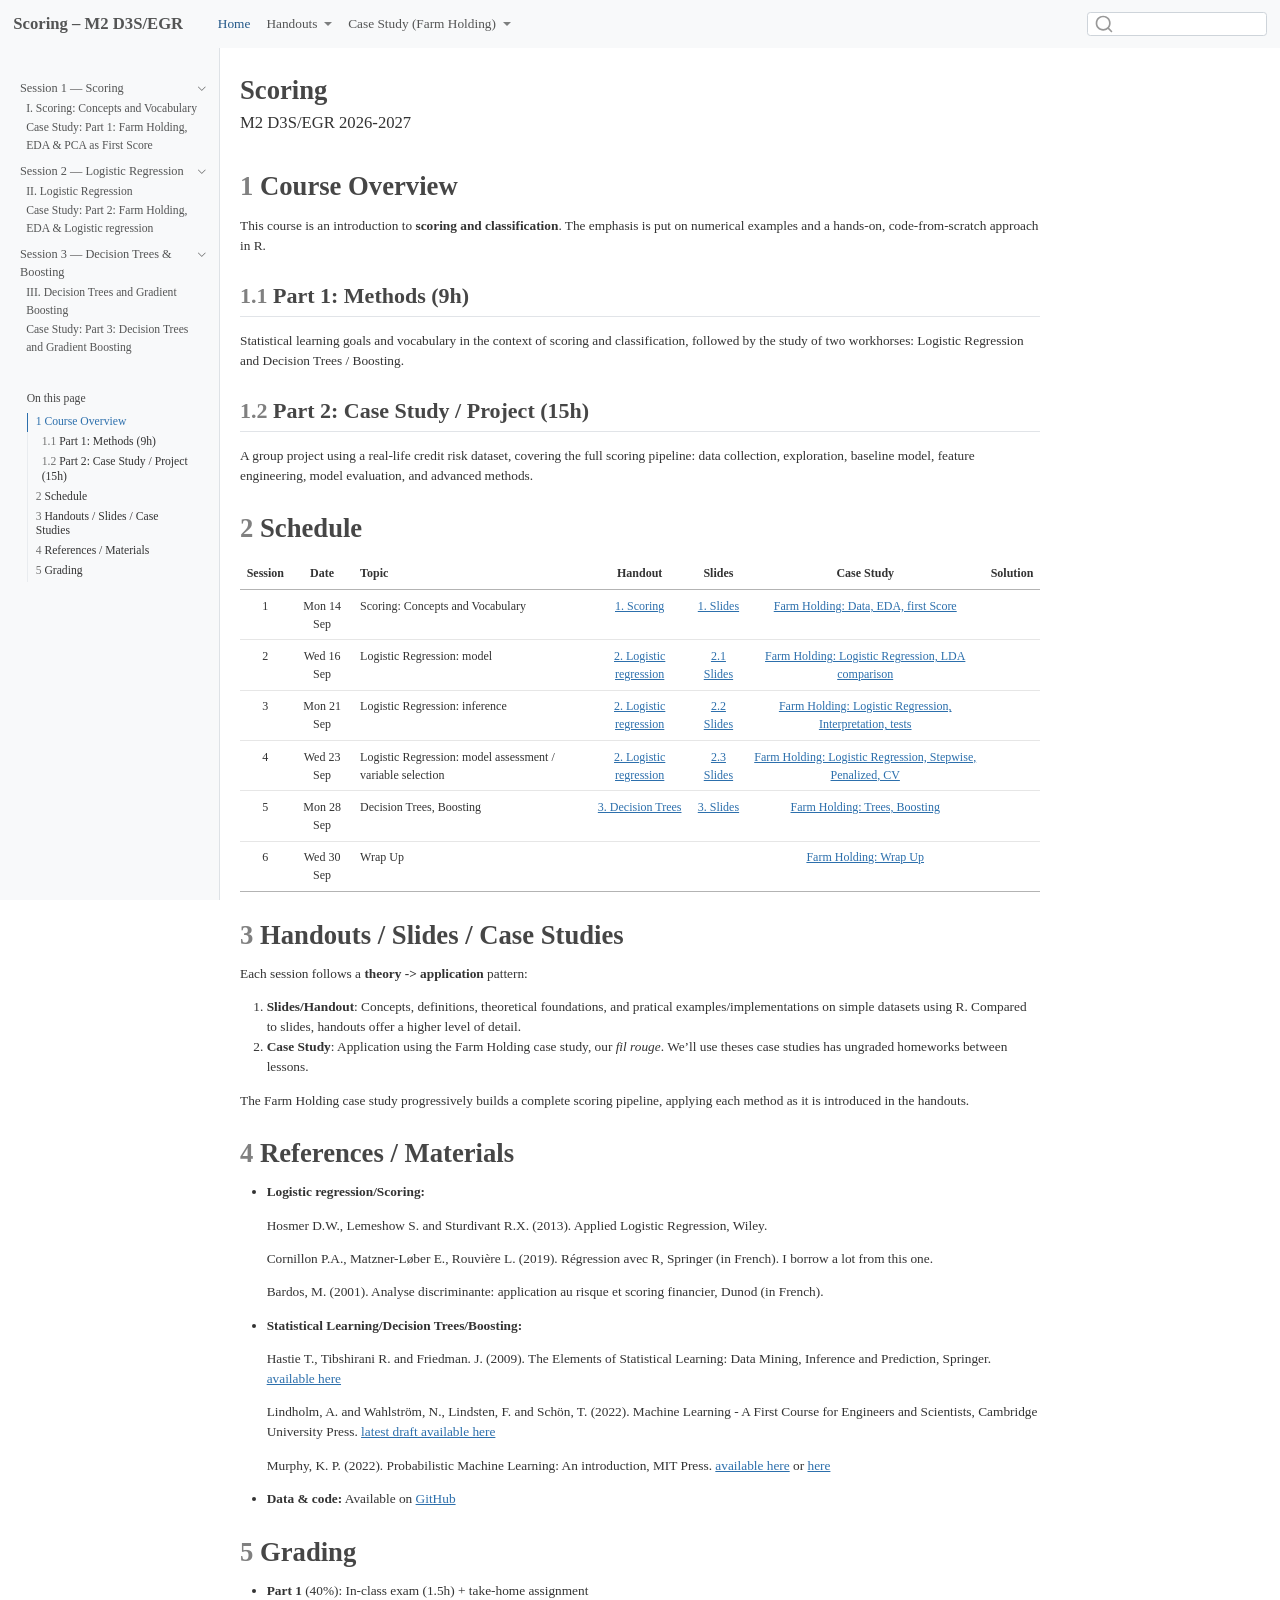
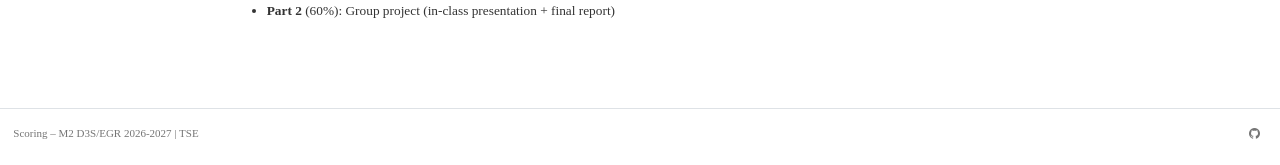
<file: docs/index.html>
<!DOCTYPE html>
<html xmlns="http://www.w3.org/1999/xhtml" lang="en" xml:lang="en"><head>

<meta charset="utf-8">
<meta name="generator" content="quarto-1.3.450">

<meta name="viewport" content="width=device-width, initial-scale=1.0, user-scalable=yes">


<title>Scoring – M2 D3S/EGR 2026-2027 - Scoring</title>
<style>
code{white-space: pre-wrap;}
span.smallcaps{font-variant: small-caps;}
div.columns{display: flex; gap: min(4vw, 1.5em);}
div.column{flex: auto; overflow-x: auto;}
div.hanging-indent{margin-left: 1.5em; text-indent: -1.5em;}
ul.task-list{list-style: none;}
ul.task-list li input[type="checkbox"] {
  width: 0.8em;
  margin: 0 0.8em 0.2em -1em; /* quarto-specific, see https://github.com/quarto-dev/quarto-cli/issues/4556 */ 
  vertical-align: middle;
}
</style>


<script src="site_libs/quarto-nav/quarto-nav.js"></script>
<script src="site_libs/quarto-nav/headroom.min.js"></script>
<script src="site_libs/clipboard/clipboard.min.js"></script>
<script src="site_libs/quarto-search/autocomplete.umd.js"></script>
<script src="site_libs/quarto-search/fuse.min.js"></script>
<script src="site_libs/quarto-search/quarto-search.js"></script>
<meta name="quarto:offset" content="./">
<script src="site_libs/quarto-html/quarto.js"></script>
<script src="site_libs/quarto-html/popper.min.js"></script>
<script src="site_libs/quarto-html/tippy.umd.min.js"></script>
<script src="site_libs/quarto-html/anchor.min.js"></script>
<link href="site_libs/quarto-html/tippy.css" rel="stylesheet">
<link href="site_libs/quarto-html/quarto-syntax-highlighting.css" rel="stylesheet" id="quarto-text-highlighting-styles">
<script src="site_libs/bootstrap/bootstrap.min.js"></script>
<link href="site_libs/bootstrap/bootstrap-icons.css" rel="stylesheet">
<link href="site_libs/bootstrap/bootstrap.min.css" rel="stylesheet" id="quarto-bootstrap" data-mode="light">
<script id="quarto-search-options" type="application/json">{
  "location": "navbar",
  "copy-button": false,
  "collapse-after": 3,
  "panel-placement": "end",
  "type": "textbox",
  "limit": 20,
  "language": {
    "search-no-results-text": "No results",
    "search-matching-documents-text": "matching documents",
    "search-copy-link-title": "Copy link to search",
    "search-hide-matches-text": "Hide additional matches",
    "search-more-match-text": "more match in this document",
    "search-more-matches-text": "more matches in this document",
    "search-clear-button-title": "Clear",
    "search-detached-cancel-button-title": "Cancel",
    "search-submit-button-title": "Submit",
    "search-label": "Search"
  }
}</script>
<script>
  MathJax = {
    tex: {
      tags: 'ams'  // should be 'ams', 'none', or 'all'
    }
  };
</script>


<link rel="stylesheet" href="styles.css">
</head>

<body class="nav-sidebar docked nav-fixed">

<div id="quarto-search-results"></div>
  <header id="quarto-header" class="headroom fixed-top">
    <nav class="navbar navbar-expand-lg navbar-dark ">
      <div class="navbar-container container-fluid">
      <div class="navbar-brand-container">
    <a class="navbar-brand" href="./index.html">
    <span class="navbar-title">Scoring – M2 D3S/EGR</span>
    </a>
  </div>
            <div id="quarto-search" class="" title="Search"></div>
          <button class="navbar-toggler" type="button" data-bs-toggle="collapse" data-bs-target="#navbarCollapse" aria-controls="navbarCollapse" aria-expanded="false" aria-label="Toggle navigation" onclick="if (window.quartoToggleHeadroom) { window.quartoToggleHeadroom(); }">
  <span class="navbar-toggler-icon"></span>
</button>
          <div class="collapse navbar-collapse" id="navbarCollapse">
            <ul class="navbar-nav navbar-nav-scroll me-auto">
  <li class="nav-item">
    <a class="nav-link active" href="./index.html" rel="" target="" aria-current="page">
 <span class="menu-text">Home</span></a>
  </li>  
  <li class="nav-item dropdown ">
    <a class="nav-link dropdown-toggle" href="#" id="nav-menu-handouts" role="button" data-bs-toggle="dropdown" aria-expanded="false" rel="" target="">
 <span class="menu-text">Handouts</span>
    </a>
    <ul class="dropdown-menu" aria-labelledby="nav-menu-handouts">    
        <li>
    <a class="dropdown-item" href="./handouts/1_scoring.html" rel="" target="">
 <span class="dropdown-text">I. Scoring: Concepts and Vocabulary</span></a>
  </li>  
        <li>
    <a class="dropdown-item" href="./handouts/2_logistic_regression.html" rel="" target="">
 <span class="dropdown-text">II. Logistic Regression</span></a>
  </li>  
        <li>
    <a class="dropdown-item" href="./handouts/3_decision_trees.html" rel="" target="">
 <span class="dropdown-text">III. Decision Trees and Gradient Boosting</span></a>
  </li>  
    </ul>
  </li>
  <li class="nav-item dropdown ">
    <a class="nav-link dropdown-toggle" href="#" id="nav-menu-case-study-(farm-holding" role="button" data-bs-toggle="dropdown" aria-expanded="false" rel="" target="">
 <span class="menu-text">Case Study (Farm Holding)</span>
    </a>
    <ul class="dropdown-menu" aria-labelledby="nav-menu-case-study-(farm-holding">    
        <li>
    <a class="dropdown-item" href="./case_study/1_data_and_eda_farm_holding_wo_solution.html" rel="" target="">
 <span class="dropdown-text">Case Study: Part 1: Farm Holding, EDA &amp; PCA as First Score</span></a>
  </li>  
        <li>
    <a class="dropdown-item" href="./case_study/2_logreg_farm_holding_wo_solution.html" rel="" target="">
 <span class="dropdown-text">Case Study: Part 2: Farm Holding, EDA &amp; Logistic regression</span></a>
  </li>  
        <li>
    <a class="dropdown-item" href="./case_study/3_trees_farm_holding_wo_solution.html" rel="" target="">
 <span class="dropdown-text">Case Study: Part 3: Decision Trees and Gradient Boosting</span></a>
  </li>  
        <li>
    <a class="dropdown-item" href="./case_study/4_farm_holding_solution.qmd" rel="" target="">
 <span class="dropdown-text"></span></a>
  </li>  
    </ul>
  </li>
</ul>
            <div class="quarto-navbar-tools ms-auto">
</div>
          </div> <!-- /navcollapse -->
      </div> <!-- /container-fluid -->
    </nav>
  <nav class="quarto-secondary-nav">
    <div class="container-fluid d-flex">
      <button type="button" class="quarto-btn-toggle btn" data-bs-toggle="collapse" data-bs-target="#quarto-sidebar,#quarto-sidebar-glass" aria-controls="quarto-sidebar" aria-expanded="false" aria-label="Toggle sidebar navigation" onclick="if (window.quartoToggleHeadroom) { window.quartoToggleHeadroom(); }">
        <i class="bi bi-layout-text-sidebar-reverse"></i>
      </button>
      <nav class="quarto-page-breadcrumbs" aria-label="breadcrumb"><ol class="breadcrumb"><li class="breadcrumb-item">Scoring</li></ol></nav>
      <a class="flex-grow-1" role="button" data-bs-toggle="collapse" data-bs-target="#quarto-sidebar,#quarto-sidebar-glass" aria-controls="quarto-sidebar" aria-expanded="false" aria-label="Toggle sidebar navigation" onclick="if (window.quartoToggleHeadroom) { window.quartoToggleHeadroom(); }">      
      </a>
    </div>
  </nav>
</header>
<!-- content -->
<div id="quarto-content" class="quarto-container page-columns page-rows-contents page-layout-article page-navbar">
<!-- sidebar -->
  <nav id="quarto-sidebar" class="sidebar collapse collapse-horizontal sidebar-navigation docked overflow-auto">
    <div class="sidebar-menu-container"> 
    <ul class="list-unstyled mt-1">
        <li class="sidebar-item sidebar-item-section">
      <div class="sidebar-item-container"> 
            <a class="sidebar-item-text sidebar-link text-start" data-bs-toggle="collapse" data-bs-target="#quarto-sidebar-section-1" aria-expanded="true">
 <span class="menu-text">Session 1 — Scoring</span></a>
          <a class="sidebar-item-toggle text-start" data-bs-toggle="collapse" data-bs-target="#quarto-sidebar-section-1" aria-expanded="true" aria-label="Toggle section">
            <i class="bi bi-chevron-right ms-2"></i>
          </a> 
      </div>
      <ul id="quarto-sidebar-section-1" class="collapse list-unstyled sidebar-section depth1 show">  
          <li class="sidebar-item">
  <div class="sidebar-item-container"> 
  <a href="./handouts/1_scoring.html" class="sidebar-item-text sidebar-link">
 <span class="menu-text">I. Scoring: Concepts and Vocabulary</span></a>
  </div>
</li>
          <li class="sidebar-item">
  <div class="sidebar-item-container"> 
  <a href="./case_study/1_data_and_eda_farm_holding_wo_solution.html" class="sidebar-item-text sidebar-link">
 <span class="menu-text">Case Study: Part 1: Farm Holding, EDA &amp; PCA as First Score</span></a>
  </div>
</li>
      </ul>
  </li>
        <li class="sidebar-item sidebar-item-section">
      <div class="sidebar-item-container"> 
            <a class="sidebar-item-text sidebar-link text-start" data-bs-toggle="collapse" data-bs-target="#quarto-sidebar-section-2" aria-expanded="true">
 <span class="menu-text">Session 2 — Logistic Regression</span></a>
          <a class="sidebar-item-toggle text-start" data-bs-toggle="collapse" data-bs-target="#quarto-sidebar-section-2" aria-expanded="true" aria-label="Toggle section">
            <i class="bi bi-chevron-right ms-2"></i>
          </a> 
      </div>
      <ul id="quarto-sidebar-section-2" class="collapse list-unstyled sidebar-section depth1 show">  
          <li class="sidebar-item">
  <div class="sidebar-item-container"> 
  <a href="./handouts/2_logistic_regression.html" class="sidebar-item-text sidebar-link">
 <span class="menu-text">II. Logistic Regression</span></a>
  </div>
</li>
          <li class="sidebar-item">
  <div class="sidebar-item-container"> 
  <a href="./case_study/2_logreg_farm_holding_wo_solution.html" class="sidebar-item-text sidebar-link">
 <span class="menu-text">Case Study: Part 2: Farm Holding, EDA &amp; Logistic regression</span></a>
  </div>
</li>
      </ul>
  </li>
        <li class="sidebar-item sidebar-item-section">
      <div class="sidebar-item-container"> 
            <a class="sidebar-item-text sidebar-link text-start" data-bs-toggle="collapse" data-bs-target="#quarto-sidebar-section-3" aria-expanded="true">
 <span class="menu-text">Session 3 — Decision Trees &amp; Boosting</span></a>
          <a class="sidebar-item-toggle text-start" data-bs-toggle="collapse" data-bs-target="#quarto-sidebar-section-3" aria-expanded="true" aria-label="Toggle section">
            <i class="bi bi-chevron-right ms-2"></i>
          </a> 
      </div>
      <ul id="quarto-sidebar-section-3" class="collapse list-unstyled sidebar-section depth1 show">  
          <li class="sidebar-item">
  <div class="sidebar-item-container"> 
  <a href="./handouts/3_decision_trees.html" class="sidebar-item-text sidebar-link">
 <span class="menu-text">III. Decision Trees and Gradient Boosting</span></a>
  </div>
</li>
          <li class="sidebar-item">
  <div class="sidebar-item-container"> 
  <a href="./case_study/3_trees_farm_holding_wo_solution.html" class="sidebar-item-text sidebar-link">
 <span class="menu-text">Case Study: Part 3: Decision Trees and Gradient Boosting</span></a>
  </div>
</li>
      </ul>
  </li>
    </ul>
    </div>
    <nav id="TOC" role="doc-toc" class="toc-active">
    <h2 id="toc-title">On this page</h2>
   
  <ul>
  <li><a href="#course-overview" id="toc-course-overview" class="nav-link active" data-scroll-target="#course-overview"><span class="header-section-number">1</span> Course Overview</a>
  <ul class="collapse">
  <li><a href="#part-1-methods-9h" id="toc-part-1-methods-9h" class="nav-link" data-scroll-target="#part-1-methods-9h"><span class="header-section-number">1.1</span> Part 1: Methods (9h)</a></li>
  <li><a href="#part-2-case-study-project-15h" id="toc-part-2-case-study-project-15h" class="nav-link" data-scroll-target="#part-2-case-study-project-15h"><span class="header-section-number">1.2</span> Part 2: Case Study / Project (15h)</a></li>
  </ul></li>
  <li><a href="#schedule" id="toc-schedule" class="nav-link" data-scroll-target="#schedule"><span class="header-section-number">2</span> Schedule</a></li>
  <li><a href="#handouts-slides-case-studies" id="toc-handouts-slides-case-studies" class="nav-link" data-scroll-target="#handouts-slides-case-studies"><span class="header-section-number">3</span> Handouts / Slides / Case Studies</a></li>
  <li><a href="#references-materials" id="toc-references-materials" class="nav-link" data-scroll-target="#references-materials"><span class="header-section-number">4</span> References / Materials</a></li>
  <li><a href="#grading" id="toc-grading" class="nav-link" data-scroll-target="#grading"><span class="header-section-number">5</span> Grading</a></li>
  </ul>
</nav>
</nav>
<div id="quarto-sidebar-glass" data-bs-toggle="collapse" data-bs-target="#quarto-sidebar,#quarto-sidebar-glass"></div>
<!-- margin-sidebar -->
    <div id="quarto-margin-sidebar" class="sidebar margin-sidebar">
    </div>
<!-- main -->
<main class="content" id="quarto-document-content">

<header id="title-block-header" class="quarto-title-block default">
<div class="quarto-title">
<h1 class="title">Scoring</h1>
<p class="subtitle lead">M2 D3S/EGR 2026-2027</p>
</div>



<div class="quarto-title-meta">

    
  
    
  </div>
  

</header>

<section id="course-overview" class="level1" data-number="1">
<h1 data-number="1"><span class="header-section-number">1</span> Course Overview</h1>
<p>This course is an introduction to <strong>scoring and classification</strong>. The emphasis is put on numerical examples and a hands-on, code-from-scratch approach in R.</p>
<section id="part-1-methods-9h" class="level2" data-number="1.1">
<h2 data-number="1.1" class="anchored" data-anchor-id="part-1-methods-9h"><span class="header-section-number">1.1</span> Part 1: Methods (9h)</h2>
<p>Statistical learning goals and vocabulary in the context of scoring and classification, followed by the study of two workhorses: Logistic Regression and Decision Trees / Boosting.</p>
</section>
<section id="part-2-case-study-project-15h" class="level2" data-number="1.2">
<h2 data-number="1.2" class="anchored" data-anchor-id="part-2-case-study-project-15h"><span class="header-section-number">1.2</span> Part 2: Case Study / Project (15h)</h2>
<p>A group project using a real-life credit risk dataset, covering the full scoring pipeline: data collection, exploration, baseline model, feature engineering, model evaluation, and advanced methods.</p>
</section>
</section>
<section id="schedule" class="level1" data-number="2">
<h1 data-number="2"><span class="header-section-number">2</span> Schedule</h1>
<table class="table">
<thead>
<tr class="header">
<th style="text-align: center;">Session</th>
<th style="text-align: center;">Date</th>
<th style="text-align: left;">Topic</th>
<th style="text-align: center;">Handout</th>
<th style="text-align: center;">Slides</th>
<th style="text-align: center;">Case Study</th>
<th style="text-align: center;">Solution</th>
</tr>
</thead>
<tbody>
<tr class="odd">
<td style="text-align: center;">1</td>
<td style="text-align: center;">Mon 14 Sep</td>
<td style="text-align: left;">Scoring: Concepts and Vocabulary</td>
<td style="text-align: center;"><a href="./handouts/1_scoring.html">1. Scoring</a></td>
<td style="text-align: center;"><a href="./slides/1_scoring_slides.html">1. Slides</a></td>
<td style="text-align: center;"><a href="./case_study/1_data_and_eda_farm_holding_wo_solution.html">Farm Holding: Data, EDA, first Score</a></td>
<td style="text-align: center;"></td>
</tr>
<tr class="even">
<td style="text-align: center;">2</td>
<td style="text-align: center;">Wed 16 Sep</td>
<td style="text-align: left;">Logistic Regression: model</td>
<td style="text-align: center;"><a href="./handouts/2_logistic_regression.html">2. Logistic regression</a></td>
<td style="text-align: center;"><a href="./slides/2_1_logistic_regression_intro_slides.html">2.1 Slides</a></td>
<td style="text-align: center;"><a href="case_study/2_logreg_farm_holding.qmd">Farm Holding: Logistic Regression, LDA comparison</a></td>
<td style="text-align: center;"></td>
</tr>
<tr class="odd">
<td style="text-align: center;">3</td>
<td style="text-align: center;">Mon 21 Sep</td>
<td style="text-align: left;">Logistic Regression: inference</td>
<td style="text-align: center;"><a href="./handouts/2_logistic_regression.html">2. Logistic regression</a></td>
<td style="text-align: center;"><a href="./slides/2_2_logistic_regressons_infer_slides.html">2.2 Slides</a></td>
<td style="text-align: center;"><a href="case_study/2_logreg_farm_holding.qmd">Farm Holding: Logistic Regression, Interpretation, tests</a></td>
<td style="text-align: center;"></td>
</tr>
<tr class="even">
<td style="text-align: center;">4</td>
<td style="text-align: center;">Wed 23 Sep</td>
<td style="text-align: left;">Logistic Regression: model assessment / variable selection</td>
<td style="text-align: center;"><a href="./handouts/2_logistic_regression.html">2. Logistic regression</a></td>
<td style="text-align: center;"><a href="./slides/2_3_logistic_regression_var_sel_slides.html">2.3 Slides</a></td>
<td style="text-align: center;"><a href="case_study/2_logreg_farm_holding.qmd">Farm Holding: Logistic Regression, Stepwise, Penalized, CV</a></td>
<td style="text-align: center;"></td>
</tr>
<tr class="odd">
<td style="text-align: center;">5</td>
<td style="text-align: center;">Mon 28 Sep</td>
<td style="text-align: left;">Decision Trees, Boosting</td>
<td style="text-align: center;"><a href="./handouts/3_decision_trees.html">3. Decision Trees</a></td>
<td style="text-align: center;"><a href="./slides/3_decision_trees_slides.html">3. Slides</a></td>
<td style="text-align: center;"><a href="case_study/3_trees_farm_holding.qmd">Farm Holding: Trees, Boosting</a></td>
<td style="text-align: center;"></td>
</tr>
<tr class="even">
<td style="text-align: center;">6</td>
<td style="text-align: center;">Wed 30 Sep</td>
<td style="text-align: left;">Wrap Up</td>
<td style="text-align: center;"></td>
<td style="text-align: center;"></td>
<td style="text-align: center;"><a href="case_study/4_farm_holding_solution.qmd">Farm Holding: Wrap Up</a></td>
<td style="text-align: center;"></td>
</tr>
</tbody>
</table>
</section>
<section id="handouts-slides-case-studies" class="level1" data-number="3">
<h1 data-number="3"><span class="header-section-number">3</span> Handouts / Slides / Case Studies</h1>
<p>Each session follows a <strong>theory -&gt; application</strong> pattern:</p>
<ol type="1">
<li><strong>Slides/Handout</strong>: Concepts, definitions, theoretical foundations, and pratical examples/implementations on simple datasets using R. Compared to slides, handouts offer a higher level of detail.</li>
<li><strong>Case Study</strong>: Application using the Farm Holding case study, our <em>fil rouge</em>. We’ll use theses case studies has ungraded homeworks between lessons.</li>
</ol>
<p>The Farm Holding case study progressively builds a complete scoring pipeline, applying each method as it is introduced in the handouts.</p>
</section>
<section id="references-materials" class="level1" data-number="4">
<h1 data-number="4"><span class="header-section-number">4</span> References / Materials</h1>
<ul>
<li><p><strong>Logistic regression/Scoring:</strong></p>
<p>Hosmer D.W., Lemeshow S. and Sturdivant R.X. (2013). Applied Logistic Regression, Wiley.</p>
<p>Cornillon P.A., Matzner-Løber E., Rouvière L. (2019). Régression avec R, Springer (in French). I borrow a lot from this one.</p>
<p>Bardos, M. (2001). Analyse discriminante: application au risque et scoring financier, Dunod (in French).</p></li>
<li><p><strong>Statistical Learning/Decision Trees/Boosting:</strong></p>
<p>Hastie T., Tibshirani R. and Friedman. J. (2009). The Elements of Statistical Learning: Data Mining, Inference and Prediction, Springer. <a href="https://hastie.su.domains/ElemStatLearn/printings/ESLII_print12_toc.pdf">available here</a></p>
<p>Lindholm, A. and Wahlström, N., Lindsten, F. and Schön, T. (2022). Machine Learning - A First Course for Engineers and Scientists, Cambridge University Press. <a href="https://smlbook.org/book/sml-book-draft-latest.pdf">latest draft available here</a></p>
<p>Murphy, K. P. (2022). Probabilistic Machine Learning: An introduction, MIT Press. <a href="https://github.com/probml/pml-book/releases/latest/download/book1.pdf">available here</a> or <a href="https://probml.github.io/pml-book/book1.html">here</a></p></li>
<li><p><strong>Data &amp; code:</strong> Available on <a href="https://github.com/louis-olive/Scoring">GitHub</a></p></li>
</ul>
</section>
<section id="grading" class="level1" data-number="5">
<h1 data-number="5"><span class="header-section-number">5</span> Grading</h1>
<ul>
<li><strong>Part 1</strong> (40%): In-class exam (1.5h) + take-home assignment</li>
<li><strong>Part 2</strong> (60%): Group project (in-class presentation + final report)</li>
</ul>


</section>

<a onclick="window.scrollTo(0, 0); return false;" role="button" id="quarto-back-to-top"><i class="bi bi-arrow-up"></i> Back to top</a></main> <!-- /main -->
<script id="quarto-html-after-body" type="application/javascript">
window.document.addEventListener("DOMContentLoaded", function (event) {
  const toggleBodyColorMode = (bsSheetEl) => {
    const mode = bsSheetEl.getAttribute("data-mode");
    const bodyEl = window.document.querySelector("body");
    if (mode === "dark") {
      bodyEl.classList.add("quarto-dark");
      bodyEl.classList.remove("quarto-light");
    } else {
      bodyEl.classList.add("quarto-light");
      bodyEl.classList.remove("quarto-dark");
    }
  }
  const toggleBodyColorPrimary = () => {
    const bsSheetEl = window.document.querySelector("link#quarto-bootstrap");
    if (bsSheetEl) {
      toggleBodyColorMode(bsSheetEl);
    }
  }
  toggleBodyColorPrimary();  
  const icon = "";
  const anchorJS = new window.AnchorJS();
  anchorJS.options = {
    placement: 'right',
    icon: icon
  };
  anchorJS.add('.anchored');
  const isCodeAnnotation = (el) => {
    for (const clz of el.classList) {
      if (clz.startsWith('code-annotation-')) {                     
        return true;
      }
    }
    return false;
  }
  const clipboard = new window.ClipboardJS('.code-copy-button', {
    text: function(trigger) {
      const codeEl = trigger.previousElementSibling.cloneNode(true);
      for (const childEl of codeEl.children) {
        if (isCodeAnnotation(childEl)) {
          childEl.remove();
        }
      }
      return codeEl.innerText;
    }
  });
  clipboard.on('success', function(e) {
    // button target
    const button = e.trigger;
    // don't keep focus
    button.blur();
    // flash "checked"
    button.classList.add('code-copy-button-checked');
    var currentTitle = button.getAttribute("title");
    button.setAttribute("title", "Copied!");
    let tooltip;
    if (window.bootstrap) {
      button.setAttribute("data-bs-toggle", "tooltip");
      button.setAttribute("data-bs-placement", "left");
      button.setAttribute("data-bs-title", "Copied!");
      tooltip = new bootstrap.Tooltip(button, 
        { trigger: "manual", 
          customClass: "code-copy-button-tooltip",
          offset: [0, -8]});
      tooltip.show();    
    }
    setTimeout(function() {
      if (tooltip) {
        tooltip.hide();
        button.removeAttribute("data-bs-title");
        button.removeAttribute("data-bs-toggle");
        button.removeAttribute("data-bs-placement");
      }
      button.setAttribute("title", currentTitle);
      button.classList.remove('code-copy-button-checked');
    }, 1000);
    // clear code selection
    e.clearSelection();
  });
  function tippyHover(el, contentFn) {
    const config = {
      allowHTML: true,
      content: contentFn,
      maxWidth: 500,
      delay: 100,
      arrow: false,
      appendTo: function(el) {
          return el.parentElement;
      },
      interactive: true,
      interactiveBorder: 10,
      theme: 'quarto',
      placement: 'bottom-start'
    };
    window.tippy(el, config); 
  }
  const noterefs = window.document.querySelectorAll('a[role="doc-noteref"]');
  for (var i=0; i<noterefs.length; i++) {
    const ref = noterefs[i];
    tippyHover(ref, function() {
      // use id or data attribute instead here
      let href = ref.getAttribute('data-footnote-href') || ref.getAttribute('href');
      try { href = new URL(href).hash; } catch {}
      const id = href.replace(/^#\/?/, "");
      const note = window.document.getElementById(id);
      return note.innerHTML;
    });
  }
      let selectedAnnoteEl;
      const selectorForAnnotation = ( cell, annotation) => {
        let cellAttr = 'data-code-cell="' + cell + '"';
        let lineAttr = 'data-code-annotation="' +  annotation + '"';
        const selector = 'span[' + cellAttr + '][' + lineAttr + ']';
        return selector;
      }
      const selectCodeLines = (annoteEl) => {
        const doc = window.document;
        const targetCell = annoteEl.getAttribute("data-target-cell");
        const targetAnnotation = annoteEl.getAttribute("data-target-annotation");
        const annoteSpan = window.document.querySelector(selectorForAnnotation(targetCell, targetAnnotation));
        const lines = annoteSpan.getAttribute("data-code-lines").split(",");
        const lineIds = lines.map((line) => {
          return targetCell + "-" + line;
        })
        let top = null;
        let height = null;
        let parent = null;
        if (lineIds.length > 0) {
            //compute the position of the single el (top and bottom and make a div)
            const el = window.document.getElementById(lineIds[0]);
            top = el.offsetTop;
            height = el.offsetHeight;
            parent = el.parentElement.parentElement;
          if (lineIds.length > 1) {
            const lastEl = window.document.getElementById(lineIds[lineIds.length - 1]);
            const bottom = lastEl.offsetTop + lastEl.offsetHeight;
            height = bottom - top;
          }
          if (top !== null && height !== null && parent !== null) {
            // cook up a div (if necessary) and position it 
            let div = window.document.getElementById("code-annotation-line-highlight");
            if (div === null) {
              div = window.document.createElement("div");
              div.setAttribute("id", "code-annotation-line-highlight");
              div.style.position = 'absolute';
              parent.appendChild(div);
            }
            div.style.top = top - 2 + "px";
            div.style.height = height + 4 + "px";
            let gutterDiv = window.document.getElementById("code-annotation-line-highlight-gutter");
            if (gutterDiv === null) {
              gutterDiv = window.document.createElement("div");
              gutterDiv.setAttribute("id", "code-annotation-line-highlight-gutter");
              gutterDiv.style.position = 'absolute';
              const codeCell = window.document.getElementById(targetCell);
              const gutter = codeCell.querySelector('.code-annotation-gutter');
              gutter.appendChild(gutterDiv);
            }
            gutterDiv.style.top = top - 2 + "px";
            gutterDiv.style.height = height + 4 + "px";
          }
          selectedAnnoteEl = annoteEl;
        }
      };
      const unselectCodeLines = () => {
        const elementsIds = ["code-annotation-line-highlight", "code-annotation-line-highlight-gutter"];
        elementsIds.forEach((elId) => {
          const div = window.document.getElementById(elId);
          if (div) {
            div.remove();
          }
        });
        selectedAnnoteEl = undefined;
      };
      // Attach click handler to the DT
      const annoteDls = window.document.querySelectorAll('dt[data-target-cell]');
      for (const annoteDlNode of annoteDls) {
        annoteDlNode.addEventListener('click', (event) => {
          const clickedEl = event.target;
          if (clickedEl !== selectedAnnoteEl) {
            unselectCodeLines();
            const activeEl = window.document.querySelector('dt[data-target-cell].code-annotation-active');
            if (activeEl) {
              activeEl.classList.remove('code-annotation-active');
            }
            selectCodeLines(clickedEl);
            clickedEl.classList.add('code-annotation-active');
          } else {
            // Unselect the line
            unselectCodeLines();
            clickedEl.classList.remove('code-annotation-active');
          }
        });
      }
  const findCites = (el) => {
    const parentEl = el.parentElement;
    if (parentEl) {
      const cites = parentEl.dataset.cites;
      if (cites) {
        return {
          el,
          cites: cites.split(' ')
        };
      } else {
        return findCites(el.parentElement)
      }
    } else {
      return undefined;
    }
  };
  var bibliorefs = window.document.querySelectorAll('a[role="doc-biblioref"]');
  for (var i=0; i<bibliorefs.length; i++) {
    const ref = bibliorefs[i];
    const citeInfo = findCites(ref);
    if (citeInfo) {
      tippyHover(citeInfo.el, function() {
        var popup = window.document.createElement('div');
        citeInfo.cites.forEach(function(cite) {
          var citeDiv = window.document.createElement('div');
          citeDiv.classList.add('hanging-indent');
          citeDiv.classList.add('csl-entry');
          var biblioDiv = window.document.getElementById('ref-' + cite);
          if (biblioDiv) {
            citeDiv.innerHTML = biblioDiv.innerHTML;
          }
          popup.appendChild(citeDiv);
        });
        return popup.innerHTML;
      });
    }
  }
});
</script>
</div> <!-- /content -->
<footer class="footer">
  <div class="nav-footer">
    <div class="nav-footer-left">Scoring – M2 D3S/EGR 2026-2027 | TSE</div>   
    <div class="nav-footer-center">
      &nbsp;
    </div>
    <div class="nav-footer-right">
      <ul class="footer-items list-unstyled">
    <li class="nav-item compact">
    <a class="nav-link" href="https://github.com/louis-olive/Scoring">
      <i class="bi bi-github" role="img">
</i> 
    </a>
  </li>  
</ul>
    </div>
  </div>
</footer>



</body></html>
</file>
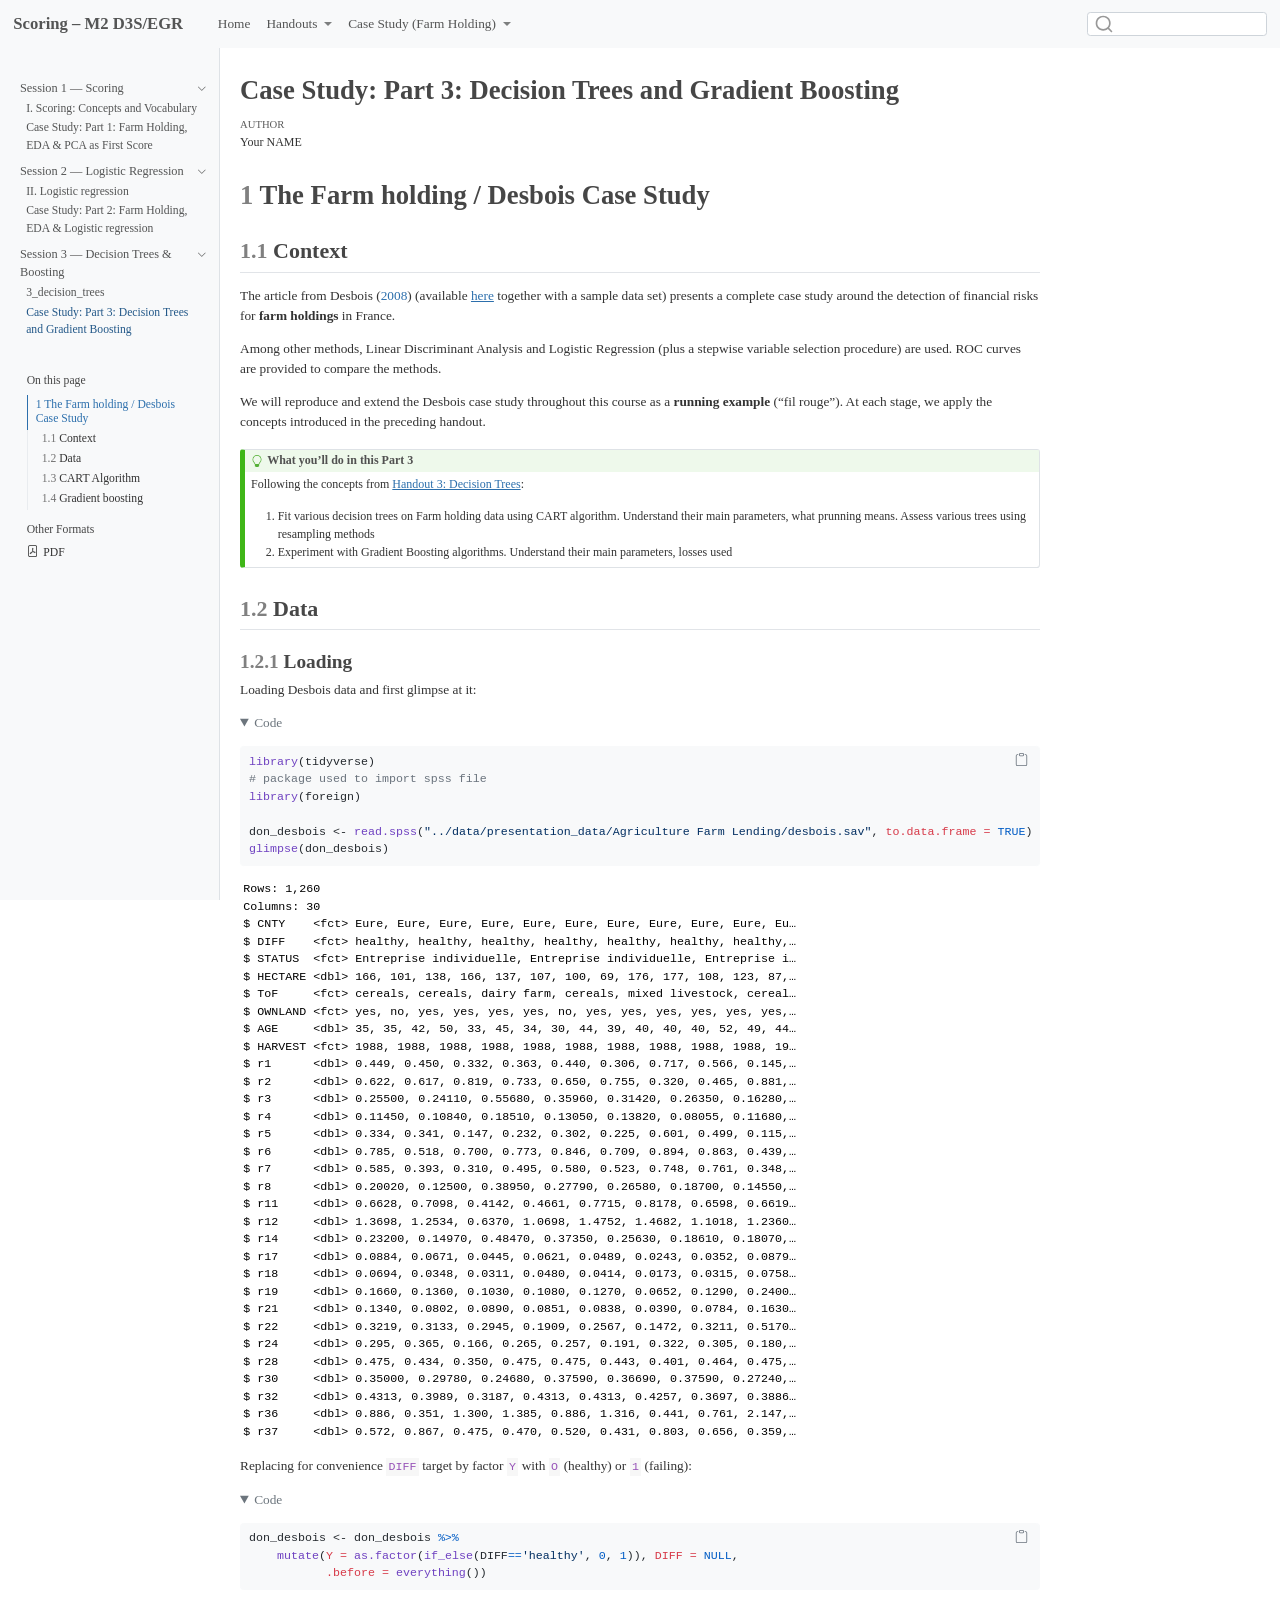
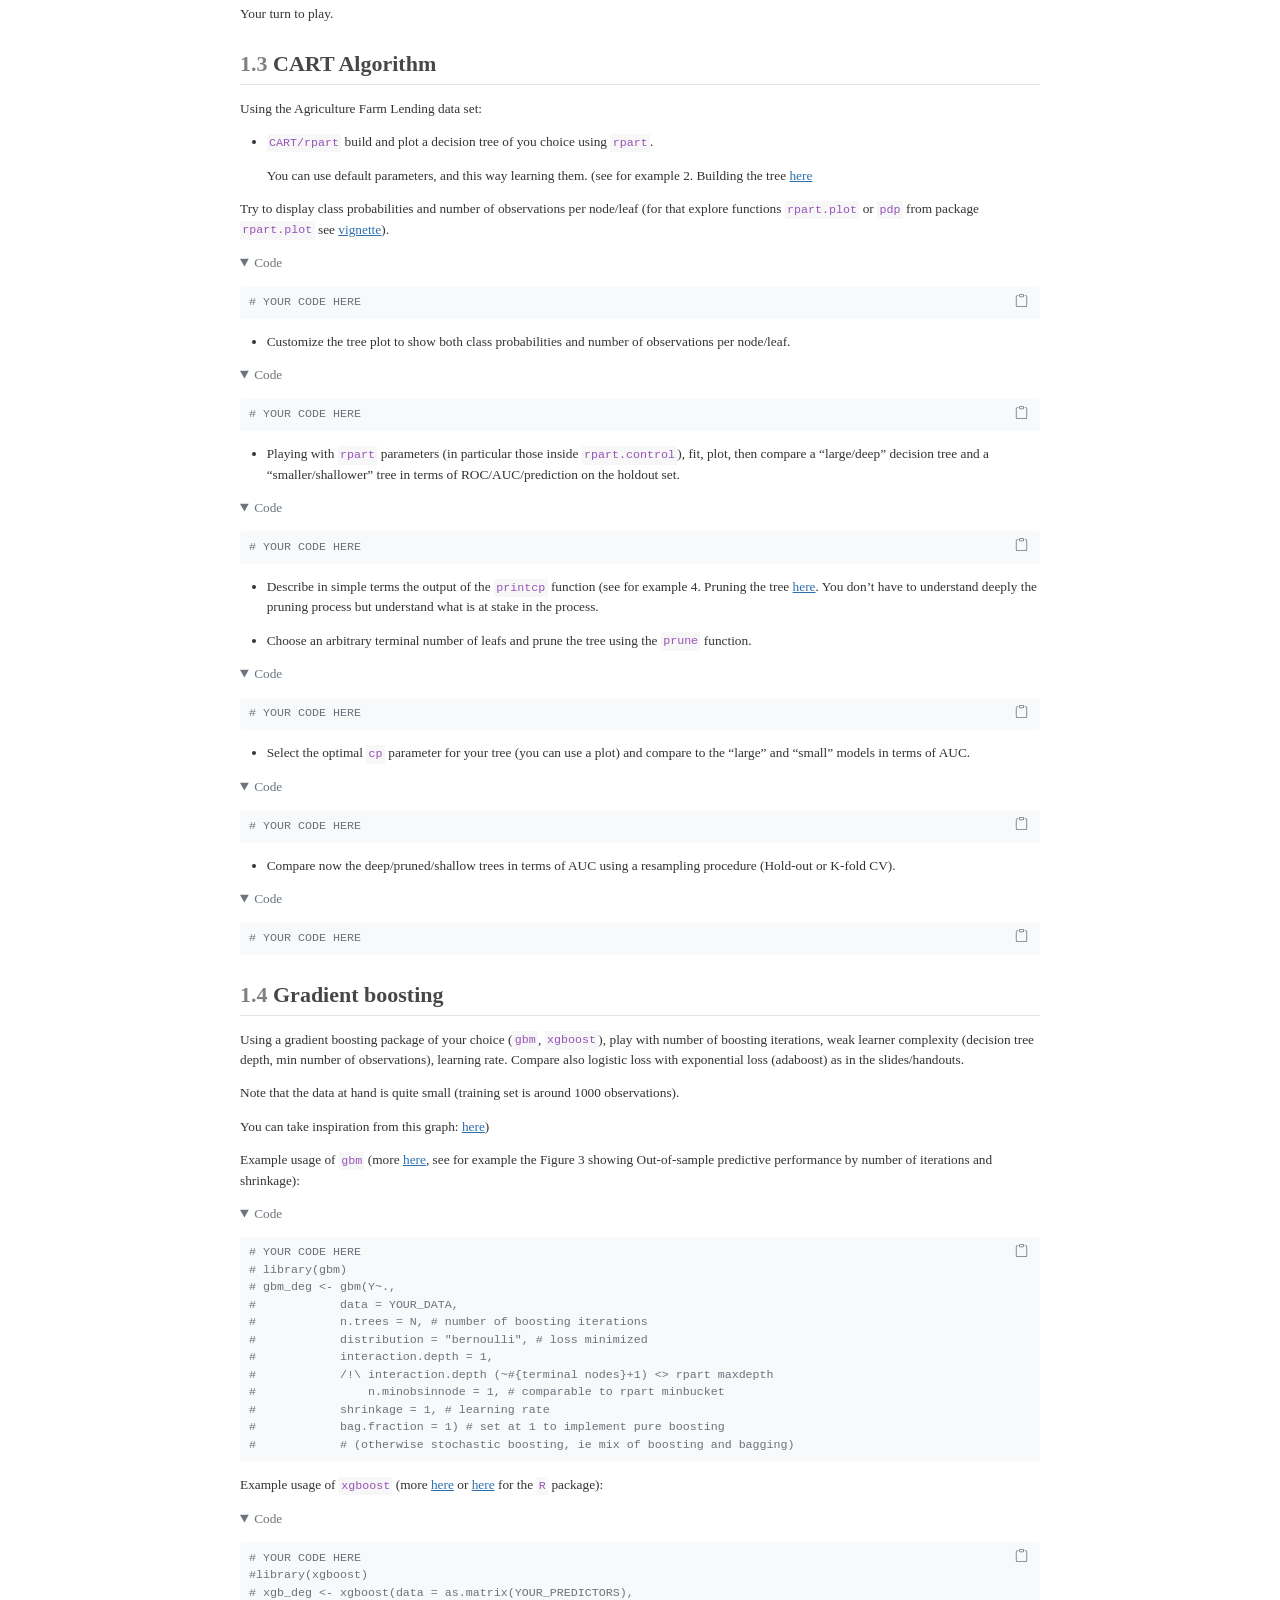
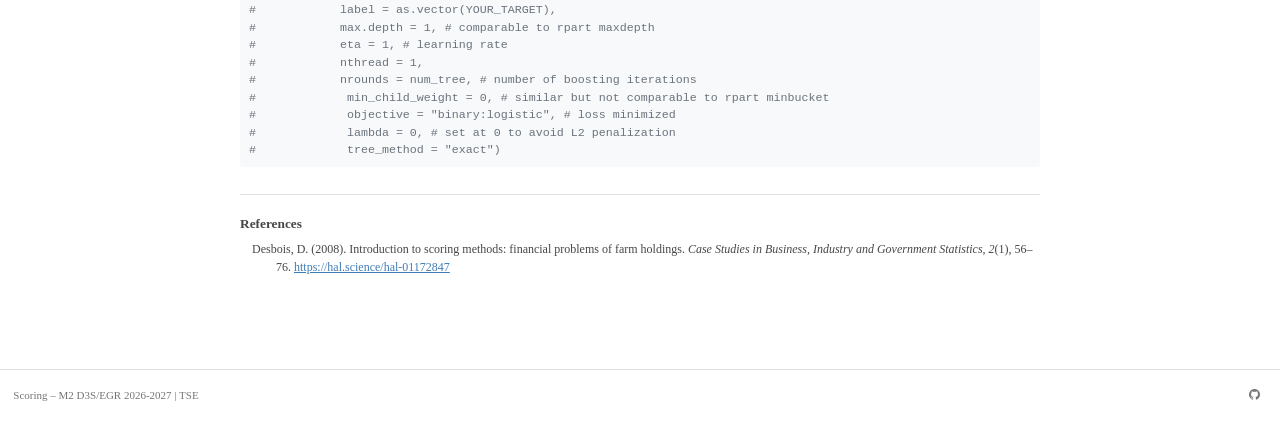
<file: docs/case_study/3_trees_farm_holding_wo_solution.html>
<!DOCTYPE html>
<html xmlns="http://www.w3.org/1999/xhtml" lang="en" xml:lang="en"><head>

<meta charset="utf-8">
<meta name="generator" content="quarto-1.3.450">

<meta name="viewport" content="width=device-width, initial-scale=1.0, user-scalable=yes">

<meta name="author" content="Your NAME">

<title>Scoring – M2 D3S/EGR 2026-2027 - Case Study: Part 3: Decision Trees and Gradient Boosting</title>
<style>
code{white-space: pre-wrap;}
span.smallcaps{font-variant: small-caps;}
div.columns{display: flex; gap: min(4vw, 1.5em);}
div.column{flex: auto; overflow-x: auto;}
div.hanging-indent{margin-left: 1.5em; text-indent: -1.5em;}
ul.task-list{list-style: none;}
ul.task-list li input[type="checkbox"] {
  width: 0.8em;
  margin: 0 0.8em 0.2em -1em; /* quarto-specific, see https://github.com/quarto-dev/quarto-cli/issues/4556 */ 
  vertical-align: middle;
}
/* CSS for syntax highlighting */
pre > code.sourceCode { white-space: pre; position: relative; }
pre > code.sourceCode > span { display: inline-block; line-height: 1.25; }
pre > code.sourceCode > span:empty { height: 1.2em; }
.sourceCode { overflow: visible; }
code.sourceCode > span { color: inherit; text-decoration: inherit; }
div.sourceCode { margin: 1em 0; }
pre.sourceCode { margin: 0; }
@media screen {
div.sourceCode { overflow: auto; }
}
@media print {
pre > code.sourceCode { white-space: pre-wrap; }
pre > code.sourceCode > span { text-indent: -5em; padding-left: 5em; }
}
pre.numberSource code
  { counter-reset: source-line 0; }
pre.numberSource code > span
  { position: relative; left: -4em; counter-increment: source-line; }
pre.numberSource code > span > a:first-child::before
  { content: counter(source-line);
    position: relative; left: -1em; text-align: right; vertical-align: baseline;
    border: none; display: inline-block;
    -webkit-touch-callout: none; -webkit-user-select: none;
    -khtml-user-select: none; -moz-user-select: none;
    -ms-user-select: none; user-select: none;
    padding: 0 4px; width: 4em;
  }
pre.numberSource { margin-left: 3em;  padding-left: 4px; }
div.sourceCode
  {   }
@media screen {
pre > code.sourceCode > span > a:first-child::before { text-decoration: underline; }
}
/* CSS for citations */
div.csl-bib-body { }
div.csl-entry {
  clear: both;
}
.hanging-indent div.csl-entry {
  margin-left:2em;
  text-indent:-2em;
}
div.csl-left-margin {
  min-width:2em;
  float:left;
}
div.csl-right-inline {
  margin-left:2em;
  padding-left:1em;
}
div.csl-indent {
  margin-left: 2em;
}</style>


<script src="../site_libs/quarto-nav/quarto-nav.js"></script>
<script src="../site_libs/quarto-nav/headroom.min.js"></script>
<script src="../site_libs/clipboard/clipboard.min.js"></script>
<script src="../site_libs/quarto-search/autocomplete.umd.js"></script>
<script src="../site_libs/quarto-search/fuse.min.js"></script>
<script src="../site_libs/quarto-search/quarto-search.js"></script>
<meta name="quarto:offset" content="../">
<script src="../site_libs/quarto-html/quarto.js"></script>
<script src="../site_libs/quarto-html/popper.min.js"></script>
<script src="../site_libs/quarto-html/tippy.umd.min.js"></script>
<script src="../site_libs/quarto-html/anchor.min.js"></script>
<link href="../site_libs/quarto-html/tippy.css" rel="stylesheet">
<link href="../site_libs/quarto-html/quarto-syntax-highlighting.css" rel="stylesheet" id="quarto-text-highlighting-styles">
<script src="../site_libs/bootstrap/bootstrap.min.js"></script>
<link href="../site_libs/bootstrap/bootstrap-icons.css" rel="stylesheet">
<link href="../site_libs/bootstrap/bootstrap.min.css" rel="stylesheet" id="quarto-bootstrap" data-mode="light">
<script id="quarto-search-options" type="application/json">{
  "location": "navbar",
  "copy-button": false,
  "collapse-after": 3,
  "panel-placement": "end",
  "type": "textbox",
  "limit": 20,
  "language": {
    "search-no-results-text": "No results",
    "search-matching-documents-text": "matching documents",
    "search-copy-link-title": "Copy link to search",
    "search-hide-matches-text": "Hide additional matches",
    "search-more-match-text": "more match in this document",
    "search-more-matches-text": "more matches in this document",
    "search-clear-button-title": "Clear",
    "search-detached-cancel-button-title": "Cancel",
    "search-submit-button-title": "Submit",
    "search-label": "Search"
  }
}</script>
<script>
  MathJax = {
    tex: {
      tags: 'ams'  // should be 'ams', 'none', or 'all'
    }
  };
</script>

<link href="../site_libs/pagedtable-1.1/css/pagedtable.css" rel="stylesheet">
<script src="../site_libs/pagedtable-1.1/js/pagedtable.js"></script>


<link rel="stylesheet" href="../styles.css">
</head>

<body class="nav-sidebar docked nav-fixed">

<div id="quarto-search-results"></div>
  <header id="quarto-header" class="headroom fixed-top">
    <nav class="navbar navbar-expand-lg navbar-dark ">
      <div class="navbar-container container-fluid">
      <div class="navbar-brand-container">
    <a class="navbar-brand" href="../index.html">
    <span class="navbar-title">Scoring – M2 D3S/EGR</span>
    </a>
  </div>
            <div id="quarto-search" class="" title="Search"></div>
          <button class="navbar-toggler" type="button" data-bs-toggle="collapse" data-bs-target="#navbarCollapse" aria-controls="navbarCollapse" aria-expanded="false" aria-label="Toggle navigation" onclick="if (window.quartoToggleHeadroom) { window.quartoToggleHeadroom(); }">
  <span class="navbar-toggler-icon"></span>
</button>
          <div class="collapse navbar-collapse" id="navbarCollapse">
            <ul class="navbar-nav navbar-nav-scroll me-auto">
  <li class="nav-item">
    <a class="nav-link" href="../index.html" rel="" target="">
 <span class="menu-text">Home</span></a>
  </li>  
  <li class="nav-item dropdown ">
    <a class="nav-link dropdown-toggle" href="#" id="nav-menu-handouts" role="button" data-bs-toggle="dropdown" aria-expanded="false" rel="" target="">
 <span class="menu-text">Handouts</span>
    </a>
    <ul class="dropdown-menu" aria-labelledby="nav-menu-handouts">    
        <li>
    <a class="dropdown-item" href="../handouts/1_scoring.html" rel="" target="">
 <span class="dropdown-text">I. Scoring: Concepts and Vocabulary</span></a>
  </li>  
        <li>
    <a class="dropdown-item" href="../handouts/2_logistic_regression.html" rel="" target="">
 <span class="dropdown-text">II. Logistic regression</span></a>
  </li>  
        <li>
    <a class="dropdown-item" href="../handouts/3_decision_trees.html" rel="" target="">
 <span class="dropdown-text">3_decision_trees</span></a>
  </li>  
    </ul>
  </li>
  <li class="nav-item dropdown ">
    <a class="nav-link dropdown-toggle" href="#" id="nav-menu-case-study-(farm-holding" role="button" data-bs-toggle="dropdown" aria-expanded="false" rel="" target="">
 <span class="menu-text">Case Study (Farm Holding)</span>
    </a>
    <ul class="dropdown-menu" aria-labelledby="nav-menu-case-study-(farm-holding">    
        <li>
    <a class="dropdown-item" href="../case_study/1_data_and_eda_farm_holding_wo_solution.html" rel="" target="">
 <span class="dropdown-text">Case Study: Part 1: Farm Holding, EDA &amp; PCA as First Score</span></a>
  </li>  
        <li>
    <a class="dropdown-item" href="../case_study/2_logreg_farm_holding_wo_solution.html" rel="" target="">
 <span class="dropdown-text">Case Study: Part 2: Farm Holding, EDA &amp; Logistic regression</span></a>
  </li>  
        <li>
    <a class="dropdown-item" href="../case_study/3_trees_farm_holding_wo_solution.html" rel="" target="">
 <span class="dropdown-text">Case Study: Part 3: Decision Trees and Gradient Boosting</span></a>
  </li>  
    </ul>
  </li>
</ul>
            <div class="quarto-navbar-tools ms-auto">
</div>
          </div> <!-- /navcollapse -->
      </div> <!-- /container-fluid -->
    </nav>
  <nav class="quarto-secondary-nav">
    <div class="container-fluid d-flex">
      <button type="button" class="quarto-btn-toggle btn" data-bs-toggle="collapse" data-bs-target="#quarto-sidebar,#quarto-sidebar-glass" aria-controls="quarto-sidebar" aria-expanded="false" aria-label="Toggle sidebar navigation" onclick="if (window.quartoToggleHeadroom) { window.quartoToggleHeadroom(); }">
        <i class="bi bi-layout-text-sidebar-reverse"></i>
      </button>
      <nav class="quarto-page-breadcrumbs" aria-label="breadcrumb"><ol class="breadcrumb"><li class="breadcrumb-item"><a href="../handouts/3_decision_trees.html">Session 3 — Decision Trees &amp; Boosting</a></li><li class="breadcrumb-item"><a href="../case_study/3_trees_farm_holding_wo_solution.html">Case Study: Part 3: Decision Trees and Gradient Boosting</a></li></ol></nav>
      <a class="flex-grow-1" role="button" data-bs-toggle="collapse" data-bs-target="#quarto-sidebar,#quarto-sidebar-glass" aria-controls="quarto-sidebar" aria-expanded="false" aria-label="Toggle sidebar navigation" onclick="if (window.quartoToggleHeadroom) { window.quartoToggleHeadroom(); }">      
      </a>
    </div>
  </nav>
</header>
<!-- content -->
<div id="quarto-content" class="quarto-container page-columns page-rows-contents page-layout-article page-navbar">
<!-- sidebar -->
  <nav id="quarto-sidebar" class="sidebar collapse collapse-horizontal sidebar-navigation docked overflow-auto">
    <div class="sidebar-menu-container"> 
    <ul class="list-unstyled mt-1">
        <li class="sidebar-item sidebar-item-section">
      <div class="sidebar-item-container"> 
            <a class="sidebar-item-text sidebar-link text-start" data-bs-toggle="collapse" data-bs-target="#quarto-sidebar-section-1" aria-expanded="true">
 <span class="menu-text">Session 1 — Scoring</span></a>
          <a class="sidebar-item-toggle text-start" data-bs-toggle="collapse" data-bs-target="#quarto-sidebar-section-1" aria-expanded="true" aria-label="Toggle section">
            <i class="bi bi-chevron-right ms-2"></i>
          </a> 
      </div>
      <ul id="quarto-sidebar-section-1" class="collapse list-unstyled sidebar-section depth1 show">  
          <li class="sidebar-item">
  <div class="sidebar-item-container"> 
  <a href="../handouts/1_scoring.html" class="sidebar-item-text sidebar-link">
 <span class="menu-text">I. Scoring: Concepts and Vocabulary</span></a>
  </div>
</li>
          <li class="sidebar-item">
  <div class="sidebar-item-container"> 
  <a href="../case_study/1_data_and_eda_farm_holding_wo_solution.html" class="sidebar-item-text sidebar-link">
 <span class="menu-text">Case Study: Part 1: Farm Holding, EDA &amp; PCA as First Score</span></a>
  </div>
</li>
      </ul>
  </li>
        <li class="sidebar-item sidebar-item-section">
      <div class="sidebar-item-container"> 
            <a class="sidebar-item-text sidebar-link text-start" data-bs-toggle="collapse" data-bs-target="#quarto-sidebar-section-2" aria-expanded="true">
 <span class="menu-text">Session 2 — Logistic Regression</span></a>
          <a class="sidebar-item-toggle text-start" data-bs-toggle="collapse" data-bs-target="#quarto-sidebar-section-2" aria-expanded="true" aria-label="Toggle section">
            <i class="bi bi-chevron-right ms-2"></i>
          </a> 
      </div>
      <ul id="quarto-sidebar-section-2" class="collapse list-unstyled sidebar-section depth1 show">  
          <li class="sidebar-item">
  <div class="sidebar-item-container"> 
  <a href="../handouts/2_logistic_regression.html" class="sidebar-item-text sidebar-link">
 <span class="menu-text">II. Logistic regression</span></a>
  </div>
</li>
          <li class="sidebar-item">
  <div class="sidebar-item-container"> 
  <a href="../case_study/2_logreg_farm_holding_wo_solution.html" class="sidebar-item-text sidebar-link">
 <span class="menu-text">Case Study: Part 2: Farm Holding, EDA &amp; Logistic regression</span></a>
  </div>
</li>
      </ul>
  </li>
        <li class="sidebar-item sidebar-item-section">
      <div class="sidebar-item-container"> 
            <a class="sidebar-item-text sidebar-link text-start" data-bs-toggle="collapse" data-bs-target="#quarto-sidebar-section-3" aria-expanded="true">
 <span class="menu-text">Session 3 — Decision Trees &amp; Boosting</span></a>
          <a class="sidebar-item-toggle text-start" data-bs-toggle="collapse" data-bs-target="#quarto-sidebar-section-3" aria-expanded="true" aria-label="Toggle section">
            <i class="bi bi-chevron-right ms-2"></i>
          </a> 
      </div>
      <ul id="quarto-sidebar-section-3" class="collapse list-unstyled sidebar-section depth1 show">  
          <li class="sidebar-item">
  <div class="sidebar-item-container"> 
  <a href="../handouts/3_decision_trees.html" class="sidebar-item-text sidebar-link">
 <span class="menu-text">3_decision_trees</span></a>
  </div>
</li>
          <li class="sidebar-item">
  <div class="sidebar-item-container"> 
  <a href="../case_study/3_trees_farm_holding_wo_solution.html" class="sidebar-item-text sidebar-link active">
 <span class="menu-text">Case Study: Part 3: Decision Trees and Gradient Boosting</span></a>
  </div>
</li>
      </ul>
  </li>
    </ul>
    </div>
    <nav id="TOC" role="doc-toc" class="toc-active">
    <h2 id="toc-title">On this page</h2>
   
  <ul>
  <li><a href="#the-farm-holding-desbois-case-study" id="toc-the-farm-holding-desbois-case-study" class="nav-link active" data-scroll-target="#the-farm-holding-desbois-case-study"><span class="header-section-number">1</span> The Farm holding / Desbois Case Study</a>
  <ul class="collapse">
  <li><a href="#context" id="toc-context" class="nav-link" data-scroll-target="#context"><span class="header-section-number">1.1</span> Context</a></li>
  <li><a href="#data" id="toc-data" class="nav-link" data-scroll-target="#data"><span class="header-section-number">1.2</span> Data</a>
  <ul class="collapse">
  <li><a href="#loading" id="toc-loading" class="nav-link" data-scroll-target="#loading"><span class="header-section-number">1.2.1</span> Loading</a></li>
  </ul></li>
  <li><a href="#cart-algorithm" id="toc-cart-algorithm" class="nav-link" data-scroll-target="#cart-algorithm"><span class="header-section-number">1.3</span> CART Algorithm</a></li>
  <li><a href="#gradient-boosting" id="toc-gradient-boosting" class="nav-link" data-scroll-target="#gradient-boosting"><span class="header-section-number">1.4</span> Gradient boosting</a></li>
  </ul></li>
  </ul>
<div class="quarto-alternate-formats"><h2>Other Formats</h2><ul><li><a href="3_trees_farm_holding_wo_solution.pdf"><i class="bi bi-file-pdf"></i>PDF</a></li></ul></div></nav>
</nav>
<div id="quarto-sidebar-glass" data-bs-toggle="collapse" data-bs-target="#quarto-sidebar,#quarto-sidebar-glass"></div>
<!-- margin-sidebar -->
    <div id="quarto-margin-sidebar" class="sidebar margin-sidebar">
    </div>
<!-- main -->
<main class="content" id="quarto-document-content">

<header id="title-block-header" class="quarto-title-block default">
<div class="quarto-title">
<h1 class="title">Case Study: Part 3: Decision Trees and Gradient Boosting</h1>
</div>



<div class="quarto-title-meta">

    <div>
    <div class="quarto-title-meta-heading">Author</div>
    <div class="quarto-title-meta-contents">
             <p>Your NAME </p>
          </div>
  </div>
    
  
    
  </div>
  

</header>

<section id="the-farm-holding-desbois-case-study" class="level1" data-number="1">
<h1 data-number="1"><span class="header-section-number">1</span> The Farm holding / Desbois Case Study</h1>
<section id="context" class="level2" data-number="1.1">
<h2 data-number="1.1" class="anchored" data-anchor-id="context"><span class="header-section-number">1.1</span> Context</h2>
<p>The article from <span class="citation" data-cites="desbois2008">Desbois (<a href="#ref-desbois2008" role="doc-biblioref">2008</a>)</span> (available <a href="https://csbigs.fr/index.php/csbigs/article/view/351.html">here</a> together with a sample data set) presents a complete case study around the detection of financial risks for <strong>farm holdings</strong> in France.</p>
<p>Among other methods, Linear Discriminant Analysis and Logistic Regression (plus a stepwise variable selection procedure) are used. ROC curves are provided to compare the methods.</p>
<p>We will reproduce and extend the Desbois case study throughout this course as a <strong>running example</strong> (“fil rouge”). At each stage, we apply the concepts introduced in the preceding handout.</p>
<div class="callout callout-style-default callout-tip callout-titled">
<div class="callout-header d-flex align-content-center">
<div class="callout-icon-container">
<i class="callout-icon"></i>
</div>
<div class="callout-title-container flex-fill">
What you’ll do in this Part 3
</div>
</div>
<div class="callout-body-container callout-body">
<p>Following the concepts from <a href="../handouts/3_decision_trees.html">Handout 3: Decision Trees</a>:</p>
<ol type="1">
<li>Fit various decision trees on Farm holding data using CART algorithm. Understand their main parameters, what prunning means. Assess various trees using resampling methods</li>
<li>Experiment with Gradient Boosting algorithms. Understand their main parameters, losses used</li>
</ol>
</div>
</div>
</section>
<section id="data" class="level2" data-number="1.2">
<h2 data-number="1.2" class="anchored" data-anchor-id="data"><span class="header-section-number">1.2</span> Data</h2>
<section id="loading" class="level3" data-number="1.2.1">
<h3 data-number="1.2.1" class="anchored" data-anchor-id="loading"><span class="header-section-number">1.2.1</span> Loading</h3>
<p>Loading Desbois data and first glimpse at it:</p>
<div class="cell">
<details open="">
<summary>Code</summary>
<div class="sourceCode cell-code" id="cb1"><pre class="sourceCode r code-with-copy"><code class="sourceCode r"><span id="cb1-1"><a href="#cb1-1" aria-hidden="true" tabindex="-1"></a><span class="fu">library</span>(tidyverse)</span>
<span id="cb1-2"><a href="#cb1-2" aria-hidden="true" tabindex="-1"></a><span class="co"># package used to import spss file</span></span>
<span id="cb1-3"><a href="#cb1-3" aria-hidden="true" tabindex="-1"></a><span class="fu">library</span>(foreign)</span>
<span id="cb1-4"><a href="#cb1-4" aria-hidden="true" tabindex="-1"></a></span>
<span id="cb1-5"><a href="#cb1-5" aria-hidden="true" tabindex="-1"></a>don_desbois <span class="ot">&lt;-</span> <span class="fu">read.spss</span>(<span class="st">"../data/presentation_data/Agriculture Farm Lending/desbois.sav"</span>, <span class="at">to.data.frame =</span> <span class="cn">TRUE</span>) <span class="sc">%&gt;%</span> <span class="fu">as_tibble</span>()</span>
<span id="cb1-6"><a href="#cb1-6" aria-hidden="true" tabindex="-1"></a><span class="fu">glimpse</span>(don_desbois)</span></code><button title="Copy to Clipboard" class="code-copy-button"><i class="bi"></i></button></pre></div>
</details>
<div class="cell-output cell-output-stdout">
<pre><code>Rows: 1,260
Columns: 30
$ CNTY    &lt;fct&gt; Eure, Eure, Eure, Eure, Eure, Eure, Eure, Eure, Eure, Eure, Eu…
$ DIFF    &lt;fct&gt; healthy, healthy, healthy, healthy, healthy, healthy, healthy,…
$ STATUS  &lt;fct&gt; Entreprise individuelle, Entreprise individuelle, Entreprise i…
$ HECTARE &lt;dbl&gt; 166, 101, 138, 166, 137, 107, 100, 69, 176, 177, 108, 123, 87,…
$ ToF     &lt;fct&gt; cereals, cereals, dairy farm, cereals, mixed livestock, cereal…
$ OWNLAND &lt;fct&gt; yes, no, yes, yes, yes, yes, no, yes, yes, yes, yes, yes, yes,…
$ AGE     &lt;dbl&gt; 35, 35, 42, 50, 33, 45, 34, 30, 44, 39, 40, 40, 40, 52, 49, 44…
$ HARVEST &lt;fct&gt; 1988, 1988, 1988, 1988, 1988, 1988, 1988, 1988, 1988, 1988, 19…
$ r1      &lt;dbl&gt; 0.449, 0.450, 0.332, 0.363, 0.440, 0.306, 0.717, 0.566, 0.145,…
$ r2      &lt;dbl&gt; 0.622, 0.617, 0.819, 0.733, 0.650, 0.755, 0.320, 0.465, 0.881,…
$ r3      &lt;dbl&gt; 0.25500, 0.24110, 0.55680, 0.35960, 0.31420, 0.26350, 0.16280,…
$ r4      &lt;dbl&gt; 0.11450, 0.10840, 0.18510, 0.13050, 0.13820, 0.08055, 0.11680,…
$ r5      &lt;dbl&gt; 0.334, 0.341, 0.147, 0.232, 0.302, 0.225, 0.601, 0.499, 0.115,…
$ r6      &lt;dbl&gt; 0.785, 0.518, 0.700, 0.773, 0.846, 0.709, 0.894, 0.863, 0.439,…
$ r7      &lt;dbl&gt; 0.585, 0.393, 0.310, 0.495, 0.580, 0.523, 0.748, 0.761, 0.348,…
$ r8      &lt;dbl&gt; 0.20020, 0.12500, 0.38950, 0.27790, 0.26580, 0.18700, 0.14550,…
$ r11     &lt;dbl&gt; 0.6628, 0.7098, 0.4142, 0.4661, 0.7715, 0.8178, 0.6598, 0.6619…
$ r12     &lt;dbl&gt; 1.3698, 1.2534, 0.6370, 1.0698, 1.4752, 1.4682, 1.1018, 1.2360…
$ r14     &lt;dbl&gt; 0.23200, 0.14970, 0.48470, 0.37350, 0.25630, 0.18610, 0.18070,…
$ r17     &lt;dbl&gt; 0.0884, 0.0671, 0.0445, 0.0621, 0.0489, 0.0243, 0.0352, 0.0879…
$ r18     &lt;dbl&gt; 0.0694, 0.0348, 0.0311, 0.0480, 0.0414, 0.0173, 0.0315, 0.0758…
$ r19     &lt;dbl&gt; 0.1660, 0.1360, 0.1030, 0.1080, 0.1270, 0.0652, 0.1290, 0.2400…
$ r21     &lt;dbl&gt; 0.1340, 0.0802, 0.0890, 0.0851, 0.0838, 0.0390, 0.0784, 0.1630…
$ r22     &lt;dbl&gt; 0.3219, 0.3133, 0.2945, 0.1909, 0.2567, 0.1472, 0.3211, 0.5170…
$ r24     &lt;dbl&gt; 0.295, 0.365, 0.166, 0.265, 0.257, 0.191, 0.322, 0.305, 0.180,…
$ r28     &lt;dbl&gt; 0.475, 0.434, 0.350, 0.475, 0.475, 0.443, 0.401, 0.464, 0.475,…
$ r30     &lt;dbl&gt; 0.35000, 0.29780, 0.24680, 0.37590, 0.36690, 0.37590, 0.27240,…
$ r32     &lt;dbl&gt; 0.4313, 0.3989, 0.3187, 0.4313, 0.4313, 0.4257, 0.3697, 0.3886…
$ r36     &lt;dbl&gt; 0.886, 0.351, 1.300, 1.385, 0.886, 1.316, 0.441, 0.761, 2.147,…
$ r37     &lt;dbl&gt; 0.572, 0.867, 0.475, 0.470, 0.520, 0.431, 0.803, 0.656, 0.359,…</code></pre>
</div>
</div>
<p>Replacing for convenience <code>DIFF</code> target by factor <code>Y</code> with <code>O</code> (healthy) or <code>1</code> (failing):</p>
<div class="cell">
<details open="">
<summary>Code</summary>
<div class="sourceCode cell-code" id="cb3"><pre class="sourceCode r code-with-copy"><code class="sourceCode r"><span id="cb3-1"><a href="#cb3-1" aria-hidden="true" tabindex="-1"></a>don_desbois <span class="ot">&lt;-</span> don_desbois <span class="sc">%&gt;%</span></span>
<span id="cb3-2"><a href="#cb3-2" aria-hidden="true" tabindex="-1"></a>    <span class="fu">mutate</span>(<span class="at">Y =</span> <span class="fu">as.factor</span>(<span class="fu">if_else</span>(DIFF<span class="sc">==</span><span class="st">'healthy'</span>, <span class="dv">0</span>, <span class="dv">1</span>)), <span class="at">DIFF =</span> <span class="cn">NULL</span>,</span>
<span id="cb3-3"><a href="#cb3-3" aria-hidden="true" tabindex="-1"></a>           <span class="at">.before =</span> <span class="fu">everything</span>())</span></code><button title="Copy to Clipboard" class="code-copy-button"><i class="bi"></i></button></pre></div>
</details>
</div>
<p>Your turn to play.</p>
</section>
</section>
<section id="cart-algorithm" class="level2" data-number="1.3">
<h2 data-number="1.3" class="anchored" data-anchor-id="cart-algorithm"><span class="header-section-number">1.3</span> CART Algorithm</h2>
<p>Using the Agriculture Farm Lending data set:</p>
<ul>
<li><p><code>CART/rpart</code> build and plot a decision tree of you choice using <code>rpart</code>.</p>
<p>You can use default parameters, and this way learning them. (see for example 2. Building the tree <a href="https://cran.r-project.org/web/packages/rpart/vignettes/longintro.pdf">here</a></p></li>
</ul>
<p>Try to display class probabilities and number of observations per node/leaf (for that explore functions <code>rpart.plot</code> or <code>pdp</code> from package <code>rpart.plot</code> see <a href="http://www.milbo.org/doc/prp.pdf">vignette</a>).</p>
<div class="cell">
<details open="">
<summary>Code</summary>
<div class="sourceCode cell-code" id="cb4"><pre class="sourceCode r code-with-copy"><code class="sourceCode r"><span id="cb4-1"><a href="#cb4-1" aria-hidden="true" tabindex="-1"></a><span class="co"># YOUR CODE HERE</span></span></code><button title="Copy to Clipboard" class="code-copy-button"><i class="bi"></i></button></pre></div>
</details>
</div>
<ul>
<li>Customize the tree plot to show both class probabilities and number of observations per node/leaf.</li>
</ul>
<div class="cell">
<details open="">
<summary>Code</summary>
<div class="sourceCode cell-code" id="cb5"><pre class="sourceCode r code-with-copy"><code class="sourceCode r"><span id="cb5-1"><a href="#cb5-1" aria-hidden="true" tabindex="-1"></a><span class="co"># YOUR CODE HERE</span></span></code><button title="Copy to Clipboard" class="code-copy-button"><i class="bi"></i></button></pre></div>
</details>
</div>
<ul>
<li>Playing with <code>rpart</code> parameters (in particular those inside <code>rpart.control</code>), fit, plot, then compare a “large/deep” decision tree and a “smaller/shallower” tree in terms of ROC/AUC/prediction on the holdout set.</li>
</ul>
<div class="cell">
<details open="">
<summary>Code</summary>
<div class="sourceCode cell-code" id="cb6"><pre class="sourceCode r code-with-copy"><code class="sourceCode r"><span id="cb6-1"><a href="#cb6-1" aria-hidden="true" tabindex="-1"></a><span class="co"># YOUR CODE HERE</span></span></code><button title="Copy to Clipboard" class="code-copy-button"><i class="bi"></i></button></pre></div>
</details>
</div>
<ul>
<li><p>Describe in simple terms the output of the <code>printcp</code> function (see for example 4. Pruning the tree <a href="https://cran.r-project.org/web/packages/rpart/vignettes/longintro.pdf">here</a>. You don’t have to understand deeply the pruning process but understand what is at stake in the process.</p></li>
<li><p>Choose an arbitrary terminal number of leafs and prune the tree using the <code>prune</code> function.</p></li>
</ul>
<div class="cell">
<details open="">
<summary>Code</summary>
<div class="sourceCode cell-code" id="cb7"><pre class="sourceCode r code-with-copy"><code class="sourceCode r"><span id="cb7-1"><a href="#cb7-1" aria-hidden="true" tabindex="-1"></a><span class="co"># YOUR CODE HERE</span></span></code><button title="Copy to Clipboard" class="code-copy-button"><i class="bi"></i></button></pre></div>
</details>
</div>
<ul>
<li>Select the optimal <code>cp</code> parameter for your tree (you can use a plot) and compare to the “large” and “small” models in terms of AUC.</li>
</ul>
<div class="cell">
<details open="">
<summary>Code</summary>
<div class="sourceCode cell-code" id="cb8"><pre class="sourceCode r code-with-copy"><code class="sourceCode r"><span id="cb8-1"><a href="#cb8-1" aria-hidden="true" tabindex="-1"></a><span class="co"># YOUR CODE HERE</span></span></code><button title="Copy to Clipboard" class="code-copy-button"><i class="bi"></i></button></pre></div>
</details>
</div>
<ul>
<li>Compare now the deep/pruned/shallow trees in terms of AUC using a resampling procedure (Hold-out or K-fold CV).</li>
</ul>
<div class="cell">
<details open="">
<summary>Code</summary>
<div class="sourceCode cell-code" id="cb9"><pre class="sourceCode r code-with-copy"><code class="sourceCode r"><span id="cb9-1"><a href="#cb9-1" aria-hidden="true" tabindex="-1"></a><span class="co"># YOUR CODE HERE</span></span></code><button title="Copy to Clipboard" class="code-copy-button"><i class="bi"></i></button></pre></div>
</details>
</div>
</section>
<section id="gradient-boosting" class="level2" data-number="1.4">
<h2 data-number="1.4" class="anchored" data-anchor-id="gradient-boosting"><span class="header-section-number">1.4</span> Gradient boosting</h2>
<p>Using a gradient boosting package of your choice (<code>gbm</code>, <code>xgboost</code>), play with number of boosting iterations, weak learner complexity (decision tree depth, min number of observations), learning rate. Compare also logistic loss with exponential loss (adaboost) as in the slides/handouts.</p>
<p>Note that the data at hand is quite small (training set is around 1000 observations).</p>
<p>You can take inspiration from this graph: <a href="https://scikit-learn.org/1.5/auto_examples/ensemble/plot_gradient_boosting_regularization.html">here</a>)</p>
<p>Example usage of <code>gbm</code> (more <a href="https://cran.r-project.org/web/packages/gbm/vignettes/gbm.pdf">here</a>, see for example the Figure 3 showing Out-of-sample predictive performance by number of iterations and shrinkage):</p>
<div class="cell">
<details open="">
<summary>Code</summary>
<div class="sourceCode cell-code" id="cb10"><pre class="sourceCode r code-with-copy"><code class="sourceCode r"><span id="cb10-1"><a href="#cb10-1" aria-hidden="true" tabindex="-1"></a><span class="co"># YOUR CODE HERE</span></span>
<span id="cb10-2"><a href="#cb10-2" aria-hidden="true" tabindex="-1"></a><span class="co"># library(gbm)</span></span>
<span id="cb10-3"><a href="#cb10-3" aria-hidden="true" tabindex="-1"></a><span class="co"># gbm_deg &lt;- gbm(Y~.,</span></span>
<span id="cb10-4"><a href="#cb10-4" aria-hidden="true" tabindex="-1"></a><span class="co">#            data = YOUR_DATA,</span></span>
<span id="cb10-5"><a href="#cb10-5" aria-hidden="true" tabindex="-1"></a><span class="co">#            n.trees = N, # number of boosting iterations</span></span>
<span id="cb10-6"><a href="#cb10-6" aria-hidden="true" tabindex="-1"></a><span class="co">#            distribution = "bernoulli", # loss minimized</span></span>
<span id="cb10-7"><a href="#cb10-7" aria-hidden="true" tabindex="-1"></a><span class="co">#            interaction.depth = 1, </span></span>
<span id="cb10-8"><a href="#cb10-8" aria-hidden="true" tabindex="-1"></a><span class="co">#            /!\ interaction.depth (~#{terminal nodes}+1) &lt;&gt; rpart maxdepth</span></span>
<span id="cb10-9"><a href="#cb10-9" aria-hidden="true" tabindex="-1"></a><span class="co">#                n.minobsinnode = 1, # comparable to rpart minbucket</span></span>
<span id="cb10-10"><a href="#cb10-10" aria-hidden="true" tabindex="-1"></a><span class="co">#            shrinkage = 1, # learning rate</span></span>
<span id="cb10-11"><a href="#cb10-11" aria-hidden="true" tabindex="-1"></a><span class="co">#            bag.fraction = 1) # set at 1 to implement pure boosting </span></span>
<span id="cb10-12"><a href="#cb10-12" aria-hidden="true" tabindex="-1"></a><span class="co">#            # (otherwise stochastic boosting, ie mix of boosting and bagging)</span></span></code><button title="Copy to Clipboard" class="code-copy-button"><i class="bi"></i></button></pre></div>
</details>
</div>
<p>Example usage of <code>xgboost</code> (more <a href="">here</a> or <a href="https://xgboost.readthedocs.io/en/stable/R-package/xgboostPresentation.html">here</a> for the <code>R</code> package):</p>
<div class="cell">
<details open="">
<summary>Code</summary>
<div class="sourceCode cell-code" id="cb11"><pre class="sourceCode r code-with-copy"><code class="sourceCode r"><span id="cb11-1"><a href="#cb11-1" aria-hidden="true" tabindex="-1"></a><span class="co"># YOUR CODE HERE</span></span>
<span id="cb11-2"><a href="#cb11-2" aria-hidden="true" tabindex="-1"></a><span class="co">#library(xgboost)</span></span>
<span id="cb11-3"><a href="#cb11-3" aria-hidden="true" tabindex="-1"></a><span class="co"># xgb_deg &lt;- xgboost(data = as.matrix(YOUR_PREDICTORS),</span></span>
<span id="cb11-4"><a href="#cb11-4" aria-hidden="true" tabindex="-1"></a><span class="co">#            label = as.vector(YOUR_TARGET),</span></span>
<span id="cb11-5"><a href="#cb11-5" aria-hidden="true" tabindex="-1"></a><span class="co">#            max.depth = 1, # comparable to rpart maxdepth</span></span>
<span id="cb11-6"><a href="#cb11-6" aria-hidden="true" tabindex="-1"></a><span class="co">#            eta = 1, # learning rate</span></span>
<span id="cb11-7"><a href="#cb11-7" aria-hidden="true" tabindex="-1"></a><span class="co">#            nthread = 1,</span></span>
<span id="cb11-8"><a href="#cb11-8" aria-hidden="true" tabindex="-1"></a><span class="co">#            nrounds = num_tree, # number of boosting iterations</span></span>
<span id="cb11-9"><a href="#cb11-9" aria-hidden="true" tabindex="-1"></a><span class="co">#             min_child_weight = 0, # similar but not comparable to rpart minbucket</span></span>
<span id="cb11-10"><a href="#cb11-10" aria-hidden="true" tabindex="-1"></a><span class="co">#             objective = "binary:logistic", # loss minimized</span></span>
<span id="cb11-11"><a href="#cb11-11" aria-hidden="true" tabindex="-1"></a><span class="co">#             lambda = 0, # set at 0 to avoid L2 penalization</span></span>
<span id="cb11-12"><a href="#cb11-12" aria-hidden="true" tabindex="-1"></a><span class="co">#             tree_method = "exact") </span></span></code><button title="Copy to Clipboard" class="code-copy-button"><i class="bi"></i></button></pre></div>
</details>
</div>



</section>
</section>

<a onclick="window.scrollTo(0, 0); return false;" role="button" id="quarto-back-to-top"><i class="bi bi-arrow-up"></i> Back to top</a><div id="quarto-appendix" class="default"><section class="quarto-appendix-contents" role="doc-bibliography"><h2 class="anchored quarto-appendix-heading">References</h2><div id="refs" class="references csl-bib-body hanging-indent" data-line-spacing="2" role="list">
<div id="ref-desbois2008" class="csl-entry" role="listitem">
Desbois, D. (2008). <span class="nocase">Introduction to scoring methods: financial problems of farm holdings</span>. <em><span>Case Studies in Business, Industry and Government Statistics</span></em>, <em>2</em>(1), 56–76. <a href="https://hal.science/hal-01172847">https://hal.science/hal-01172847</a>
</div>
</div></section></div></main> <!-- /main -->
<script id="quarto-html-after-body" type="application/javascript">
window.document.addEventListener("DOMContentLoaded", function (event) {
  const toggleBodyColorMode = (bsSheetEl) => {
    const mode = bsSheetEl.getAttribute("data-mode");
    const bodyEl = window.document.querySelector("body");
    if (mode === "dark") {
      bodyEl.classList.add("quarto-dark");
      bodyEl.classList.remove("quarto-light");
    } else {
      bodyEl.classList.add("quarto-light");
      bodyEl.classList.remove("quarto-dark");
    }
  }
  const toggleBodyColorPrimary = () => {
    const bsSheetEl = window.document.querySelector("link#quarto-bootstrap");
    if (bsSheetEl) {
      toggleBodyColorMode(bsSheetEl);
    }
  }
  toggleBodyColorPrimary();  
  const icon = "";
  const anchorJS = new window.AnchorJS();
  anchorJS.options = {
    placement: 'right',
    icon: icon
  };
  anchorJS.add('.anchored');
  const isCodeAnnotation = (el) => {
    for (const clz of el.classList) {
      if (clz.startsWith('code-annotation-')) {                     
        return true;
      }
    }
    return false;
  }
  const clipboard = new window.ClipboardJS('.code-copy-button', {
    text: function(trigger) {
      const codeEl = trigger.previousElementSibling.cloneNode(true);
      for (const childEl of codeEl.children) {
        if (isCodeAnnotation(childEl)) {
          childEl.remove();
        }
      }
      return codeEl.innerText;
    }
  });
  clipboard.on('success', function(e) {
    // button target
    const button = e.trigger;
    // don't keep focus
    button.blur();
    // flash "checked"
    button.classList.add('code-copy-button-checked');
    var currentTitle = button.getAttribute("title");
    button.setAttribute("title", "Copied!");
    let tooltip;
    if (window.bootstrap) {
      button.setAttribute("data-bs-toggle", "tooltip");
      button.setAttribute("data-bs-placement", "left");
      button.setAttribute("data-bs-title", "Copied!");
      tooltip = new bootstrap.Tooltip(button, 
        { trigger: "manual", 
          customClass: "code-copy-button-tooltip",
          offset: [0, -8]});
      tooltip.show();    
    }
    setTimeout(function() {
      if (tooltip) {
        tooltip.hide();
        button.removeAttribute("data-bs-title");
        button.removeAttribute("data-bs-toggle");
        button.removeAttribute("data-bs-placement");
      }
      button.setAttribute("title", currentTitle);
      button.classList.remove('code-copy-button-checked');
    }, 1000);
    // clear code selection
    e.clearSelection();
  });
  function tippyHover(el, contentFn) {
    const config = {
      allowHTML: true,
      content: contentFn,
      maxWidth: 500,
      delay: 100,
      arrow: false,
      appendTo: function(el) {
          return el.parentElement;
      },
      interactive: true,
      interactiveBorder: 10,
      theme: 'quarto',
      placement: 'bottom-start'
    };
    window.tippy(el, config); 
  }
  const noterefs = window.document.querySelectorAll('a[role="doc-noteref"]');
  for (var i=0; i<noterefs.length; i++) {
    const ref = noterefs[i];
    tippyHover(ref, function() {
      // use id or data attribute instead here
      let href = ref.getAttribute('data-footnote-href') || ref.getAttribute('href');
      try { href = new URL(href).hash; } catch {}
      const id = href.replace(/^#\/?/, "");
      const note = window.document.getElementById(id);
      return note.innerHTML;
    });
  }
      let selectedAnnoteEl;
      const selectorForAnnotation = ( cell, annotation) => {
        let cellAttr = 'data-code-cell="' + cell + '"';
        let lineAttr = 'data-code-annotation="' +  annotation + '"';
        const selector = 'span[' + cellAttr + '][' + lineAttr + ']';
        return selector;
      }
      const selectCodeLines = (annoteEl) => {
        const doc = window.document;
        const targetCell = annoteEl.getAttribute("data-target-cell");
        const targetAnnotation = annoteEl.getAttribute("data-target-annotation");
        const annoteSpan = window.document.querySelector(selectorForAnnotation(targetCell, targetAnnotation));
        const lines = annoteSpan.getAttribute("data-code-lines").split(",");
        const lineIds = lines.map((line) => {
          return targetCell + "-" + line;
        })
        let top = null;
        let height = null;
        let parent = null;
        if (lineIds.length > 0) {
            //compute the position of the single el (top and bottom and make a div)
            const el = window.document.getElementById(lineIds[0]);
            top = el.offsetTop;
            height = el.offsetHeight;
            parent = el.parentElement.parentElement;
          if (lineIds.length > 1) {
            const lastEl = window.document.getElementById(lineIds[lineIds.length - 1]);
            const bottom = lastEl.offsetTop + lastEl.offsetHeight;
            height = bottom - top;
          }
          if (top !== null && height !== null && parent !== null) {
            // cook up a div (if necessary) and position it 
            let div = window.document.getElementById("code-annotation-line-highlight");
            if (div === null) {
              div = window.document.createElement("div");
              div.setAttribute("id", "code-annotation-line-highlight");
              div.style.position = 'absolute';
              parent.appendChild(div);
            }
            div.style.top = top - 2 + "px";
            div.style.height = height + 4 + "px";
            let gutterDiv = window.document.getElementById("code-annotation-line-highlight-gutter");
            if (gutterDiv === null) {
              gutterDiv = window.document.createElement("div");
              gutterDiv.setAttribute("id", "code-annotation-line-highlight-gutter");
              gutterDiv.style.position = 'absolute';
              const codeCell = window.document.getElementById(targetCell);
              const gutter = codeCell.querySelector('.code-annotation-gutter');
              gutter.appendChild(gutterDiv);
            }
            gutterDiv.style.top = top - 2 + "px";
            gutterDiv.style.height = height + 4 + "px";
          }
          selectedAnnoteEl = annoteEl;
        }
      };
      const unselectCodeLines = () => {
        const elementsIds = ["code-annotation-line-highlight", "code-annotation-line-highlight-gutter"];
        elementsIds.forEach((elId) => {
          const div = window.document.getElementById(elId);
          if (div) {
            div.remove();
          }
        });
        selectedAnnoteEl = undefined;
      };
      // Attach click handler to the DT
      const annoteDls = window.document.querySelectorAll('dt[data-target-cell]');
      for (const annoteDlNode of annoteDls) {
        annoteDlNode.addEventListener('click', (event) => {
          const clickedEl = event.target;
          if (clickedEl !== selectedAnnoteEl) {
            unselectCodeLines();
            const activeEl = window.document.querySelector('dt[data-target-cell].code-annotation-active');
            if (activeEl) {
              activeEl.classList.remove('code-annotation-active');
            }
            selectCodeLines(clickedEl);
            clickedEl.classList.add('code-annotation-active');
          } else {
            // Unselect the line
            unselectCodeLines();
            clickedEl.classList.remove('code-annotation-active');
          }
        });
      }
  const findCites = (el) => {
    const parentEl = el.parentElement;
    if (parentEl) {
      const cites = parentEl.dataset.cites;
      if (cites) {
        return {
          el,
          cites: cites.split(' ')
        };
      } else {
        return findCites(el.parentElement)
      }
    } else {
      return undefined;
    }
  };
  var bibliorefs = window.document.querySelectorAll('a[role="doc-biblioref"]');
  for (var i=0; i<bibliorefs.length; i++) {
    const ref = bibliorefs[i];
    const citeInfo = findCites(ref);
    if (citeInfo) {
      tippyHover(citeInfo.el, function() {
        var popup = window.document.createElement('div');
        citeInfo.cites.forEach(function(cite) {
          var citeDiv = window.document.createElement('div');
          citeDiv.classList.add('hanging-indent');
          citeDiv.classList.add('csl-entry');
          var biblioDiv = window.document.getElementById('ref-' + cite);
          if (biblioDiv) {
            citeDiv.innerHTML = biblioDiv.innerHTML;
          }
          popup.appendChild(citeDiv);
        });
        return popup.innerHTML;
      });
    }
  }
});
</script>
</div> <!-- /content -->
<footer class="footer">
  <div class="nav-footer">
    <div class="nav-footer-left">Scoring – M2 D3S/EGR 2026-2027 | TSE</div>   
    <div class="nav-footer-center">
      &nbsp;
    </div>
    <div class="nav-footer-right">
      <ul class="footer-items list-unstyled">
    <li class="nav-item compact">
    <a class="nav-link" href="https://github.com/louis-olive/Scoring">
      <i class="bi bi-github" role="img">
</i> 
    </a>
  </li>  
</ul>
    </div>
  </div>
</footer>



</body></html>
</file>
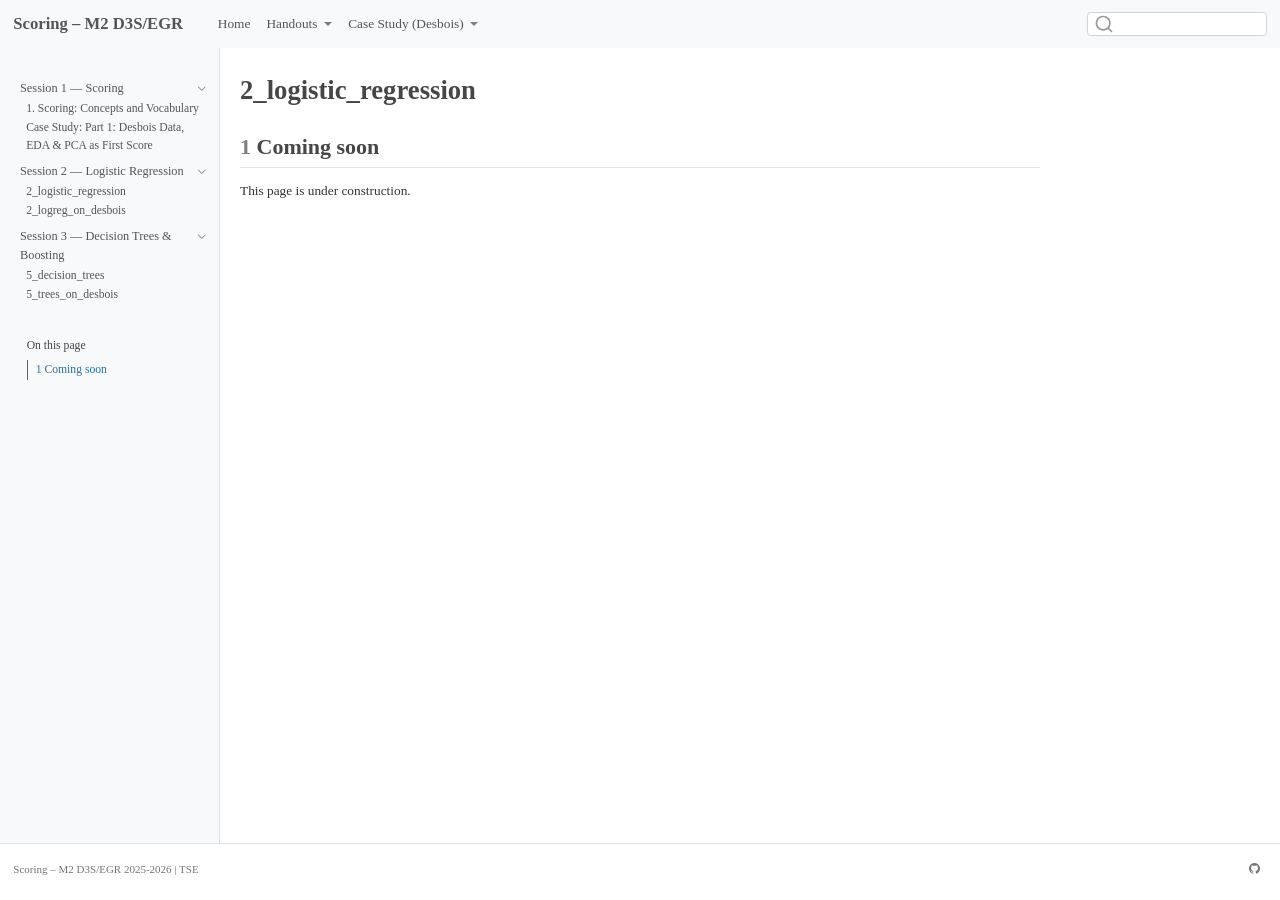
<file: docs/slides/2_logistic_regression_slides.html>
<!DOCTYPE html>
<html xmlns="http://www.w3.org/1999/xhtml" lang="en" xml:lang="en"><head>

<meta charset="utf-8">
<meta name="generator" content="quarto-1.3.450">

<meta name="viewport" content="width=device-width, initial-scale=1.0, user-scalable=yes">


<title>Scoring – M2 D3S/EGR 2025-2026 - 2_logistic_regression</title>
<style>
code{white-space: pre-wrap;}
span.smallcaps{font-variant: small-caps;}
div.columns{display: flex; gap: min(4vw, 1.5em);}
div.column{flex: auto; overflow-x: auto;}
div.hanging-indent{margin-left: 1.5em; text-indent: -1.5em;}
ul.task-list{list-style: none;}
ul.task-list li input[type="checkbox"] {
  width: 0.8em;
  margin: 0 0.8em 0.2em -1em; /* quarto-specific, see https://github.com/quarto-dev/quarto-cli/issues/4556 */ 
  vertical-align: middle;
}
</style>


<script src="../site_libs/quarto-nav/quarto-nav.js"></script>
<script src="../site_libs/quarto-nav/headroom.min.js"></script>
<script src="../site_libs/clipboard/clipboard.min.js"></script>
<script src="../site_libs/quarto-search/autocomplete.umd.js"></script>
<script src="../site_libs/quarto-search/fuse.min.js"></script>
<script src="../site_libs/quarto-search/quarto-search.js"></script>
<meta name="quarto:offset" content="../">
<script src="../site_libs/quarto-html/quarto.js"></script>
<script src="../site_libs/quarto-html/popper.min.js"></script>
<script src="../site_libs/quarto-html/tippy.umd.min.js"></script>
<script src="../site_libs/quarto-html/anchor.min.js"></script>
<link href="../site_libs/quarto-html/tippy.css" rel="stylesheet">
<link href="../site_libs/quarto-html/quarto-syntax-highlighting.css" rel="stylesheet" id="quarto-text-highlighting-styles">
<script src="../site_libs/bootstrap/bootstrap.min.js"></script>
<link href="../site_libs/bootstrap/bootstrap-icons.css" rel="stylesheet">
<link href="../site_libs/bootstrap/bootstrap.min.css" rel="stylesheet" id="quarto-bootstrap" data-mode="light">
<script id="quarto-search-options" type="application/json">{
  "location": "navbar",
  "copy-button": false,
  "collapse-after": 3,
  "panel-placement": "end",
  "type": "textbox",
  "limit": 20,
  "language": {
    "search-no-results-text": "No results",
    "search-matching-documents-text": "matching documents",
    "search-copy-link-title": "Copy link to search",
    "search-hide-matches-text": "Hide additional matches",
    "search-more-match-text": "more match in this document",
    "search-more-matches-text": "more matches in this document",
    "search-clear-button-title": "Clear",
    "search-detached-cancel-button-title": "Cancel",
    "search-submit-button-title": "Submit",
    "search-label": "Search"
  }
}</script>
<script>
  MathJax = {
    tex: {
      tags: 'ams'  // should be 'ams', 'none', or 'all'
    }
  };
</script>


<link rel="stylesheet" href="../styles.css">
</head>

<body class="nav-sidebar docked nav-fixed">

<div id="quarto-search-results"></div>
  <header id="quarto-header" class="headroom fixed-top">
    <nav class="navbar navbar-expand-lg navbar-dark ">
      <div class="navbar-container container-fluid">
      <div class="navbar-brand-container">
    <a class="navbar-brand" href="../index.html">
    <span class="navbar-title">Scoring – M2 D3S/EGR</span>
    </a>
  </div>
            <div id="quarto-search" class="" title="Search"></div>
          <button class="navbar-toggler" type="button" data-bs-toggle="collapse" data-bs-target="#navbarCollapse" aria-controls="navbarCollapse" aria-expanded="false" aria-label="Toggle navigation" onclick="if (window.quartoToggleHeadroom) { window.quartoToggleHeadroom(); }">
  <span class="navbar-toggler-icon"></span>
</button>
          <div class="collapse navbar-collapse" id="navbarCollapse">
            <ul class="navbar-nav navbar-nav-scroll me-auto">
  <li class="nav-item">
    <a class="nav-link" href="../index.html" rel="" target="">
 <span class="menu-text">Home</span></a>
  </li>  
  <li class="nav-item dropdown ">
    <a class="nav-link dropdown-toggle" href="#" id="nav-menu-handouts" role="button" data-bs-toggle="dropdown" aria-expanded="false" rel="" target="">
 <span class="menu-text">Handouts</span>
    </a>
    <ul class="dropdown-menu" aria-labelledby="nav-menu-handouts">    
        <li>
    <a class="dropdown-item" href="../handouts/1_scoring.html" rel="" target="">
 <span class="dropdown-text">1. Scoring: Concepts and Vocabulary</span></a>
  </li>  
        <li>
    <a class="dropdown-item" href="../handouts/2_logistic_regression.html" rel="" target="">
 <span class="dropdown-text">2_logistic_regression</span></a>
  </li>  
        <li>
    <a class="dropdown-item" href="../handouts/3_decision_trees.html" rel="" target="">
 <span class="dropdown-text">5_decision_trees</span></a>
  </li>  
    </ul>
  </li>
  <li class="nav-item dropdown ">
    <a class="nav-link dropdown-toggle" href="#" id="nav-menu-case-study-(desbois" role="button" data-bs-toggle="dropdown" aria-expanded="false" rel="" target="">
 <span class="menu-text">Case Study (Desbois)</span>
    </a>
    <ul class="dropdown-menu" aria-labelledby="nav-menu-case-study-(desbois">    
        <li>
    <a class="dropdown-item" href="../case_study/1_data_and_eda_farm_holding.html" rel="" target="">
 <span class="dropdown-text">Case Study: Part 1: Desbois Data, EDA &amp; PCA as First Score</span></a>
  </li>  
        <li>
    <a class="dropdown-item" href="../case_study/2_logreg_farm_holding.html" rel="" target="">
 <span class="dropdown-text">2_logreg_on_desbois</span></a>
  </li>  
        <li>
    <a class="dropdown-item" href="../case_study/3_trees_farm_holding.html" rel="" target="">
 <span class="dropdown-text">5_trees_on_desbois</span></a>
  </li>  
    </ul>
  </li>
</ul>
            <div class="quarto-navbar-tools ms-auto">
</div>
          </div> <!-- /navcollapse -->
      </div> <!-- /container-fluid -->
    </nav>
  <nav class="quarto-secondary-nav">
    <div class="container-fluid d-flex">
      <button type="button" class="quarto-btn-toggle btn" data-bs-toggle="collapse" data-bs-target="#quarto-sidebar,#quarto-sidebar-glass" aria-controls="quarto-sidebar" aria-expanded="false" aria-label="Toggle sidebar navigation" onclick="if (window.quartoToggleHeadroom) { window.quartoToggleHeadroom(); }">
        <i class="bi bi-layout-text-sidebar-reverse"></i>
      </button>
      <nav class="quarto-page-breadcrumbs" aria-label="breadcrumb"><ol class="breadcrumb"><li class="breadcrumb-item">2_logistic_regression</li></ol></nav>
      <a class="flex-grow-1" role="button" data-bs-toggle="collapse" data-bs-target="#quarto-sidebar,#quarto-sidebar-glass" aria-controls="quarto-sidebar" aria-expanded="false" aria-label="Toggle sidebar navigation" onclick="if (window.quartoToggleHeadroom) { window.quartoToggleHeadroom(); }">      
      </a>
    </div>
  </nav>
</header>
<!-- content -->
<div id="quarto-content" class="quarto-container page-columns page-rows-contents page-layout-article page-navbar">
<!-- sidebar -->
  <nav id="quarto-sidebar" class="sidebar collapse collapse-horizontal sidebar-navigation docked overflow-auto">
    <div class="sidebar-menu-container"> 
    <ul class="list-unstyled mt-1">
        <li class="sidebar-item sidebar-item-section">
      <div class="sidebar-item-container"> 
            <a class="sidebar-item-text sidebar-link text-start" data-bs-toggle="collapse" data-bs-target="#quarto-sidebar-section-1" aria-expanded="true">
 <span class="menu-text">Session 1 — Scoring</span></a>
          <a class="sidebar-item-toggle text-start" data-bs-toggle="collapse" data-bs-target="#quarto-sidebar-section-1" aria-expanded="true" aria-label="Toggle section">
            <i class="bi bi-chevron-right ms-2"></i>
          </a> 
      </div>
      <ul id="quarto-sidebar-section-1" class="collapse list-unstyled sidebar-section depth1 show">  
          <li class="sidebar-item">
  <div class="sidebar-item-container"> 
  <a href="../handouts/1_scoring.html" class="sidebar-item-text sidebar-link">
 <span class="menu-text">1. Scoring: Concepts and Vocabulary</span></a>
  </div>
</li>
          <li class="sidebar-item">
  <div class="sidebar-item-container"> 
  <a href="../case_study/1_data_and_eda_farm_holding.html" class="sidebar-item-text sidebar-link">
 <span class="menu-text">Case Study: Part 1: Desbois Data, EDA &amp; PCA as First Score</span></a>
  </div>
</li>
      </ul>
  </li>
        <li class="sidebar-item sidebar-item-section">
      <div class="sidebar-item-container"> 
            <a class="sidebar-item-text sidebar-link text-start" data-bs-toggle="collapse" data-bs-target="#quarto-sidebar-section-2" aria-expanded="true">
 <span class="menu-text">Session 2 — Logistic Regression</span></a>
          <a class="sidebar-item-toggle text-start" data-bs-toggle="collapse" data-bs-target="#quarto-sidebar-section-2" aria-expanded="true" aria-label="Toggle section">
            <i class="bi bi-chevron-right ms-2"></i>
          </a> 
      </div>
      <ul id="quarto-sidebar-section-2" class="collapse list-unstyled sidebar-section depth1 show">  
          <li class="sidebar-item">
  <div class="sidebar-item-container"> 
  <a href="../handouts/2_logistic_regression.html" class="sidebar-item-text sidebar-link">
 <span class="menu-text">2_logistic_regression</span></a>
  </div>
</li>
          <li class="sidebar-item">
  <div class="sidebar-item-container"> 
  <a href="../case_study/2_logreg_farm_holding.html" class="sidebar-item-text sidebar-link">
 <span class="menu-text">2_logreg_on_desbois</span></a>
  </div>
</li>
      </ul>
  </li>
        <li class="sidebar-item sidebar-item-section">
      <div class="sidebar-item-container"> 
            <a class="sidebar-item-text sidebar-link text-start" data-bs-toggle="collapse" data-bs-target="#quarto-sidebar-section-3" aria-expanded="true">
 <span class="menu-text">Session 3 — Decision Trees &amp; Boosting</span></a>
          <a class="sidebar-item-toggle text-start" data-bs-toggle="collapse" data-bs-target="#quarto-sidebar-section-3" aria-expanded="true" aria-label="Toggle section">
            <i class="bi bi-chevron-right ms-2"></i>
          </a> 
      </div>
      <ul id="quarto-sidebar-section-3" class="collapse list-unstyled sidebar-section depth1 show">  
          <li class="sidebar-item">
  <div class="sidebar-item-container"> 
  <a href="../handouts/3_decision_trees.html" class="sidebar-item-text sidebar-link">
 <span class="menu-text">5_decision_trees</span></a>
  </div>
</li>
          <li class="sidebar-item">
  <div class="sidebar-item-container"> 
  <a href="../case_study/3_trees_farm_holding.html" class="sidebar-item-text sidebar-link">
 <span class="menu-text">5_trees_on_desbois</span></a>
  </div>
</li>
      </ul>
  </li>
    </ul>
    </div>
    <nav id="TOC" role="doc-toc" class="toc-active">
    <h2 id="toc-title">On this page</h2>
   
  <ul>
  <li><a href="#coming-soon" id="toc-coming-soon" class="nav-link active" data-scroll-target="#coming-soon"><span class="header-section-number">1</span> Coming soon</a></li>
  </ul>
</nav>
</nav>
<div id="quarto-sidebar-glass" data-bs-toggle="collapse" data-bs-target="#quarto-sidebar,#quarto-sidebar-glass"></div>
<!-- margin-sidebar -->
    <div id="quarto-margin-sidebar" class="sidebar margin-sidebar">
    </div>
<!-- main -->
<main class="content" id="quarto-document-content">

<header id="title-block-header" class="quarto-title-block default">
<div class="quarto-title">
<h1 class="title">2_logistic_regression</h1>
</div>



<div class="quarto-title-meta">

    
  
    
  </div>
  

</header>

<section id="coming-soon" class="level2" data-number="1">
<h2 data-number="1" class="anchored" data-anchor-id="coming-soon"><span class="header-section-number">1</span> Coming soon</h2>
<p>This page is under construction.</p>


</section>

<a onclick="window.scrollTo(0, 0); return false;" role="button" id="quarto-back-to-top"><i class="bi bi-arrow-up"></i> Back to top</a></main> <!-- /main -->
<script id="quarto-html-after-body" type="application/javascript">
window.document.addEventListener("DOMContentLoaded", function (event) {
  const toggleBodyColorMode = (bsSheetEl) => {
    const mode = bsSheetEl.getAttribute("data-mode");
    const bodyEl = window.document.querySelector("body");
    if (mode === "dark") {
      bodyEl.classList.add("quarto-dark");
      bodyEl.classList.remove("quarto-light");
    } else {
      bodyEl.classList.add("quarto-light");
      bodyEl.classList.remove("quarto-dark");
    }
  }
  const toggleBodyColorPrimary = () => {
    const bsSheetEl = window.document.querySelector("link#quarto-bootstrap");
    if (bsSheetEl) {
      toggleBodyColorMode(bsSheetEl);
    }
  }
  toggleBodyColorPrimary();  
  const icon = "";
  const anchorJS = new window.AnchorJS();
  anchorJS.options = {
    placement: 'right',
    icon: icon
  };
  anchorJS.add('.anchored');
  const isCodeAnnotation = (el) => {
    for (const clz of el.classList) {
      if (clz.startsWith('code-annotation-')) {                     
        return true;
      }
    }
    return false;
  }
  const clipboard = new window.ClipboardJS('.code-copy-button', {
    text: function(trigger) {
      const codeEl = trigger.previousElementSibling.cloneNode(true);
      for (const childEl of codeEl.children) {
        if (isCodeAnnotation(childEl)) {
          childEl.remove();
        }
      }
      return codeEl.innerText;
    }
  });
  clipboard.on('success', function(e) {
    // button target
    const button = e.trigger;
    // don't keep focus
    button.blur();
    // flash "checked"
    button.classList.add('code-copy-button-checked');
    var currentTitle = button.getAttribute("title");
    button.setAttribute("title", "Copied!");
    let tooltip;
    if (window.bootstrap) {
      button.setAttribute("data-bs-toggle", "tooltip");
      button.setAttribute("data-bs-placement", "left");
      button.setAttribute("data-bs-title", "Copied!");
      tooltip = new bootstrap.Tooltip(button, 
        { trigger: "manual", 
          customClass: "code-copy-button-tooltip",
          offset: [0, -8]});
      tooltip.show();    
    }
    setTimeout(function() {
      if (tooltip) {
        tooltip.hide();
        button.removeAttribute("data-bs-title");
        button.removeAttribute("data-bs-toggle");
        button.removeAttribute("data-bs-placement");
      }
      button.setAttribute("title", currentTitle);
      button.classList.remove('code-copy-button-checked');
    }, 1000);
    // clear code selection
    e.clearSelection();
  });
  function tippyHover(el, contentFn) {
    const config = {
      allowHTML: true,
      content: contentFn,
      maxWidth: 500,
      delay: 100,
      arrow: false,
      appendTo: function(el) {
          return el.parentElement;
      },
      interactive: true,
      interactiveBorder: 10,
      theme: 'quarto',
      placement: 'bottom-start'
    };
    window.tippy(el, config); 
  }
  const noterefs = window.document.querySelectorAll('a[role="doc-noteref"]');
  for (var i=0; i<noterefs.length; i++) {
    const ref = noterefs[i];
    tippyHover(ref, function() {
      // use id or data attribute instead here
      let href = ref.getAttribute('data-footnote-href') || ref.getAttribute('href');
      try { href = new URL(href).hash; } catch {}
      const id = href.replace(/^#\/?/, "");
      const note = window.document.getElementById(id);
      return note.innerHTML;
    });
  }
      let selectedAnnoteEl;
      const selectorForAnnotation = ( cell, annotation) => {
        let cellAttr = 'data-code-cell="' + cell + '"';
        let lineAttr = 'data-code-annotation="' +  annotation + '"';
        const selector = 'span[' + cellAttr + '][' + lineAttr + ']';
        return selector;
      }
      const selectCodeLines = (annoteEl) => {
        const doc = window.document;
        const targetCell = annoteEl.getAttribute("data-target-cell");
        const targetAnnotation = annoteEl.getAttribute("data-target-annotation");
        const annoteSpan = window.document.querySelector(selectorForAnnotation(targetCell, targetAnnotation));
        const lines = annoteSpan.getAttribute("data-code-lines").split(",");
        const lineIds = lines.map((line) => {
          return targetCell + "-" + line;
        })
        let top = null;
        let height = null;
        let parent = null;
        if (lineIds.length > 0) {
            //compute the position of the single el (top and bottom and make a div)
            const el = window.document.getElementById(lineIds[0]);
            top = el.offsetTop;
            height = el.offsetHeight;
            parent = el.parentElement.parentElement;
          if (lineIds.length > 1) {
            const lastEl = window.document.getElementById(lineIds[lineIds.length - 1]);
            const bottom = lastEl.offsetTop + lastEl.offsetHeight;
            height = bottom - top;
          }
          if (top !== null && height !== null && parent !== null) {
            // cook up a div (if necessary) and position it 
            let div = window.document.getElementById("code-annotation-line-highlight");
            if (div === null) {
              div = window.document.createElement("div");
              div.setAttribute("id", "code-annotation-line-highlight");
              div.style.position = 'absolute';
              parent.appendChild(div);
            }
            div.style.top = top - 2 + "px";
            div.style.height = height + 4 + "px";
            let gutterDiv = window.document.getElementById("code-annotation-line-highlight-gutter");
            if (gutterDiv === null) {
              gutterDiv = window.document.createElement("div");
              gutterDiv.setAttribute("id", "code-annotation-line-highlight-gutter");
              gutterDiv.style.position = 'absolute';
              const codeCell = window.document.getElementById(targetCell);
              const gutter = codeCell.querySelector('.code-annotation-gutter');
              gutter.appendChild(gutterDiv);
            }
            gutterDiv.style.top = top - 2 + "px";
            gutterDiv.style.height = height + 4 + "px";
          }
          selectedAnnoteEl = annoteEl;
        }
      };
      const unselectCodeLines = () => {
        const elementsIds = ["code-annotation-line-highlight", "code-annotation-line-highlight-gutter"];
        elementsIds.forEach((elId) => {
          const div = window.document.getElementById(elId);
          if (div) {
            div.remove();
          }
        });
        selectedAnnoteEl = undefined;
      };
      // Attach click handler to the DT
      const annoteDls = window.document.querySelectorAll('dt[data-target-cell]');
      for (const annoteDlNode of annoteDls) {
        annoteDlNode.addEventListener('click', (event) => {
          const clickedEl = event.target;
          if (clickedEl !== selectedAnnoteEl) {
            unselectCodeLines();
            const activeEl = window.document.querySelector('dt[data-target-cell].code-annotation-active');
            if (activeEl) {
              activeEl.classList.remove('code-annotation-active');
            }
            selectCodeLines(clickedEl);
            clickedEl.classList.add('code-annotation-active');
          } else {
            // Unselect the line
            unselectCodeLines();
            clickedEl.classList.remove('code-annotation-active');
          }
        });
      }
  const findCites = (el) => {
    const parentEl = el.parentElement;
    if (parentEl) {
      const cites = parentEl.dataset.cites;
      if (cites) {
        return {
          el,
          cites: cites.split(' ')
        };
      } else {
        return findCites(el.parentElement)
      }
    } else {
      return undefined;
    }
  };
  var bibliorefs = window.document.querySelectorAll('a[role="doc-biblioref"]');
  for (var i=0; i<bibliorefs.length; i++) {
    const ref = bibliorefs[i];
    const citeInfo = findCites(ref);
    if (citeInfo) {
      tippyHover(citeInfo.el, function() {
        var popup = window.document.createElement('div');
        citeInfo.cites.forEach(function(cite) {
          var citeDiv = window.document.createElement('div');
          citeDiv.classList.add('hanging-indent');
          citeDiv.classList.add('csl-entry');
          var biblioDiv = window.document.getElementById('ref-' + cite);
          if (biblioDiv) {
            citeDiv.innerHTML = biblioDiv.innerHTML;
          }
          popup.appendChild(citeDiv);
        });
        return popup.innerHTML;
      });
    }
  }
});
</script>
</div> <!-- /content -->
<footer class="footer">
  <div class="nav-footer">
    <div class="nav-footer-left">Scoring – M2 D3S/EGR 2025-2026 | TSE</div>   
    <div class="nav-footer-center">
      &nbsp;
    </div>
    <div class="nav-footer-right">
      <ul class="footer-items list-unstyled">
    <li class="nav-item compact">
    <a class="nav-link" href="https://github.com/louis-olive/Scoring">
      <i class="bi bi-github" role="img">
</i> 
    </a>
  </li>  
</ul>
    </div>
  </div>
</footer>



</body></html>
</file>
<file: docs/site_libs/quarto-html/tippy.css>
.tippy-box[data-animation=fade][data-state=hidden]{opacity:0}[data-tippy-root]{max-width:calc(100vw - 10px)}.tippy-box{position:relative;background-color:#333;color:#fff;border-radius:4px;font-size:14px;line-height:1.4;white-space:normal;outline:0;transition-property:transform,visibility,opacity}.tippy-box[data-placement^=top]>.tippy-arrow{bottom:0}.tippy-box[data-placement^=top]>.tippy-arrow:before{bottom:-7px;left:0;border-width:8px 8px 0;border-top-color:initial;transform-origin:center top}.tippy-box[data-placement^=bottom]>.tippy-arrow{top:0}.tippy-box[data-placement^=bottom]>.tippy-arrow:before{top:-7px;left:0;border-width:0 8px 8px;border-bottom-color:initial;transform-origin:center bottom}.tippy-box[data-placement^=left]>.tippy-arrow{right:0}.tippy-box[data-placement^=left]>.tippy-arrow:before{border-width:8px 0 8px 8px;border-left-color:initial;right:-7px;transform-origin:center left}.tippy-box[data-placement^=right]>.tippy-arrow{left:0}.tippy-box[data-placement^=right]>.tippy-arrow:before{left:-7px;border-width:8px 8px 8px 0;border-right-color:initial;transform-origin:center right}.tippy-box[data-inertia][data-state=visible]{transition-timing-function:cubic-bezier(.54,1.5,.38,1.11)}.tippy-arrow{width:16px;height:16px;color:#333}.tippy-arrow:before{content:"";position:absolute;border-color:transparent;border-style:solid}.tippy-content{position:relative;padding:5px 9px;z-index:1}
</file>
<file: docs/site_libs/quarto-html/quarto-syntax-highlighting.css>
/* quarto syntax highlight colors */
:root {
  --quarto-hl-al-color: #ff5555;
  --quarto-hl-an-color: #6a737d;
  --quarto-hl-at-color: #d73a49;
  --quarto-hl-bn-color: #005cc5;
  --quarto-hl-bu-color: #d73a49;
  --quarto-hl-ch-color: #032f62;
  --quarto-hl-co-color: #6a737d;
  --quarto-hl-cv-color: #6a737d;
  --quarto-hl-cn-color: #005cc5;
  --quarto-hl-cf-color: #d73a49;
  --quarto-hl-dt-color: #d73a49;
  --quarto-hl-dv-color: #005cc5;
  --quarto-hl-do-color: #6a737d;
  --quarto-hl-er-color: #ff5555;
  --quarto-hl-ex-color: #d73a49;
  --quarto-hl-fl-color: #005cc5;
  --quarto-hl-fu-color: #6f42c1;
  --quarto-hl-im-color: #032f62;
  --quarto-hl-in-color: #6a737d;
  --quarto-hl-kw-color: #d73a49;
  --quarto-hl-op-color: #24292e;
  --quarto-hl-pp-color: #d73a49;
  --quarto-hl-re-color: #6a737d;
  --quarto-hl-sc-color: #005cc5;
  --quarto-hl-ss-color: #032f62;
  --quarto-hl-st-color: #032f62;
  --quarto-hl-va-color: #e36209;
  --quarto-hl-vs-color: #032f62;
  --quarto-hl-wa-color: #ff5555;
}

/* other quarto variables */
:root {
  --quarto-font-monospace: SFMono-Regular, Menlo, Monaco, Consolas, "Liberation Mono", "Courier New", monospace;
}

code span.al {
  font-weight: bold;
  color: #ff5555;
}

code span.an {
  color: #6a737d;
}

code span.at {
  color: #d73a49;
}

code span.bn {
  color: #005cc5;
}

code span.bu {
  color: #d73a49;
}

code span.ch {
  color: #032f62;
}

code span.co {
  color: #6a737d;
}

code span.cv {
  color: #6a737d;
}

code span.cn {
  color: #005cc5;
}

code span.cf {
  color: #d73a49;
}

code span.dt {
  color: #d73a49;
}

code span.dv {
  color: #005cc5;
}

code span.do {
  color: #6a737d;
}

code span.er {
  color: #ff5555;
  text-decoration: underline;
}

code span.ex {
  font-weight: bold;
  color: #d73a49;
}

code span.fl {
  color: #005cc5;
}

code span.fu {
  color: #6f42c1;
}

code span.im {
  color: #032f62;
}

code span.in {
  color: #6a737d;
}

code span.kw {
  color: #d73a49;
}

pre > code.sourceCode > span {
  color: #24292e;
}

code span {
  color: #24292e;
}

code.sourceCode > span {
  color: #24292e;
}

div.sourceCode,
div.sourceCode pre.sourceCode {
  color: #24292e;
}

code span.op {
  color: #24292e;
}

code span.pp {
  color: #d73a49;
}

code span.re {
  color: #6a737d;
}

code span.sc {
  color: #005cc5;
}

code span.ss {
  color: #032f62;
}

code span.st {
  color: #032f62;
}

code span.va {
  color: #e36209;
}

code span.vs {
  color: #032f62;
}

code span.wa {
  color: #ff5555;
}

.prevent-inlining {
  content: "</";
}

/*# sourceMappingURL=debc5d5d77c3f9108843748ff7464032.css.map */
</file>
<file: docs/styles.css>
/* Scrolling code blocks */
.sourceCode {
  scrollbar-width: thin;
}

/* Print-friendly */
@media print {
  .sidebar, .navbar, .page-footer {
    display: none !important;
  }
  .main-content {
    margin-left: 0 !important;
  }
}
</file>
<file: docs/site_libs/pagedtable-1.1/css/pagedtable.css>
.pagedtable {
  overflow: auto;
  padding-left: 8px;
  padding-right: 8px;
}

.pagedtable-wrapper {
  border: 1px solid #ccc;
  border-radius: 4px;
  margin-bottom: 10px;
}

.pagedtable table {
  width: 100%;
  max-width: 100%;
  margin: 0;
}

.pagedtable th {
  padding: 0 5px 0 5px;
  border: none;
  border-bottom: 2px solid #dddddd;

  min-width: 45px;
}

.pagedtable-empty th {
  display: none;
}

.pagedtable td {
  padding: 0 4px 0 4px;
}

.pagedtable .even {
  background-color: rgba(140, 140, 140, 0.1);
}

.pagedtable-padding-col {
  display: none;
}

.pagedtable a {
  -webkit-touch-callout: none;
  -webkit-user-select: none;
  -khtml-user-select: none;
  -moz-user-select: none;
  -ms-user-select: none;
  user-select: none;
}

.pagedtable-index-nav {
  cursor: pointer;
  padding: 0 5px 0 5px;
  float: right;
  border: 0;
}

.pagedtable-index-nav-disabled {
  cursor: default;
  text-decoration: none;
  color: #999;
}

a.pagedtable-index-nav-disabled:hover {
  text-decoration: none;
  color: #999;
}

.pagedtable-indexes {
  cursor: pointer;
  float: right;
  border: 0;
}

.pagedtable-index-current {
  cursor: default;
  text-decoration: none;
  font-weight: bold;
  color: #333;
  border: 0;
}

a.pagedtable-index-current:hover {
  text-decoration: none;
  font-weight: bold;
  color: #333;
}

.pagedtable-index {
  width: 30px;
  display: inline-block;
  text-align: center;
  border: 0;
}

.pagedtable-index-separator-left {
  display: inline-block;
  color: #333;
  font-size: 9px;
  padding: 0 0 0 0;
  cursor: default;
}

.pagedtable-index-separator-right {
  display: inline-block;
  color: #333;
  font-size: 9px;
  padding: 0 4px 0 0;
  cursor: default;
}

.pagedtable-footer {
  padding-top: 4px;
  padding-bottom: 5px;
}

.pagedtable-not-empty .pagedtable-footer {
  border-top: 2px solid #dddddd;
}

.pagedtable-info {
  overflow: hidden;
  color: #999;
  white-space: nowrap;
  text-overflow: ellipsis;
}

.pagedtable-header-name {
  overflow: hidden;
  text-overflow: ellipsis;
}

.pagedtable-header-type {
  color: #999;
  font-weight: 400;
}

.pagedtable-na-cell {
  font-style: italic;
  opacity: 0.3;
}
</file>
